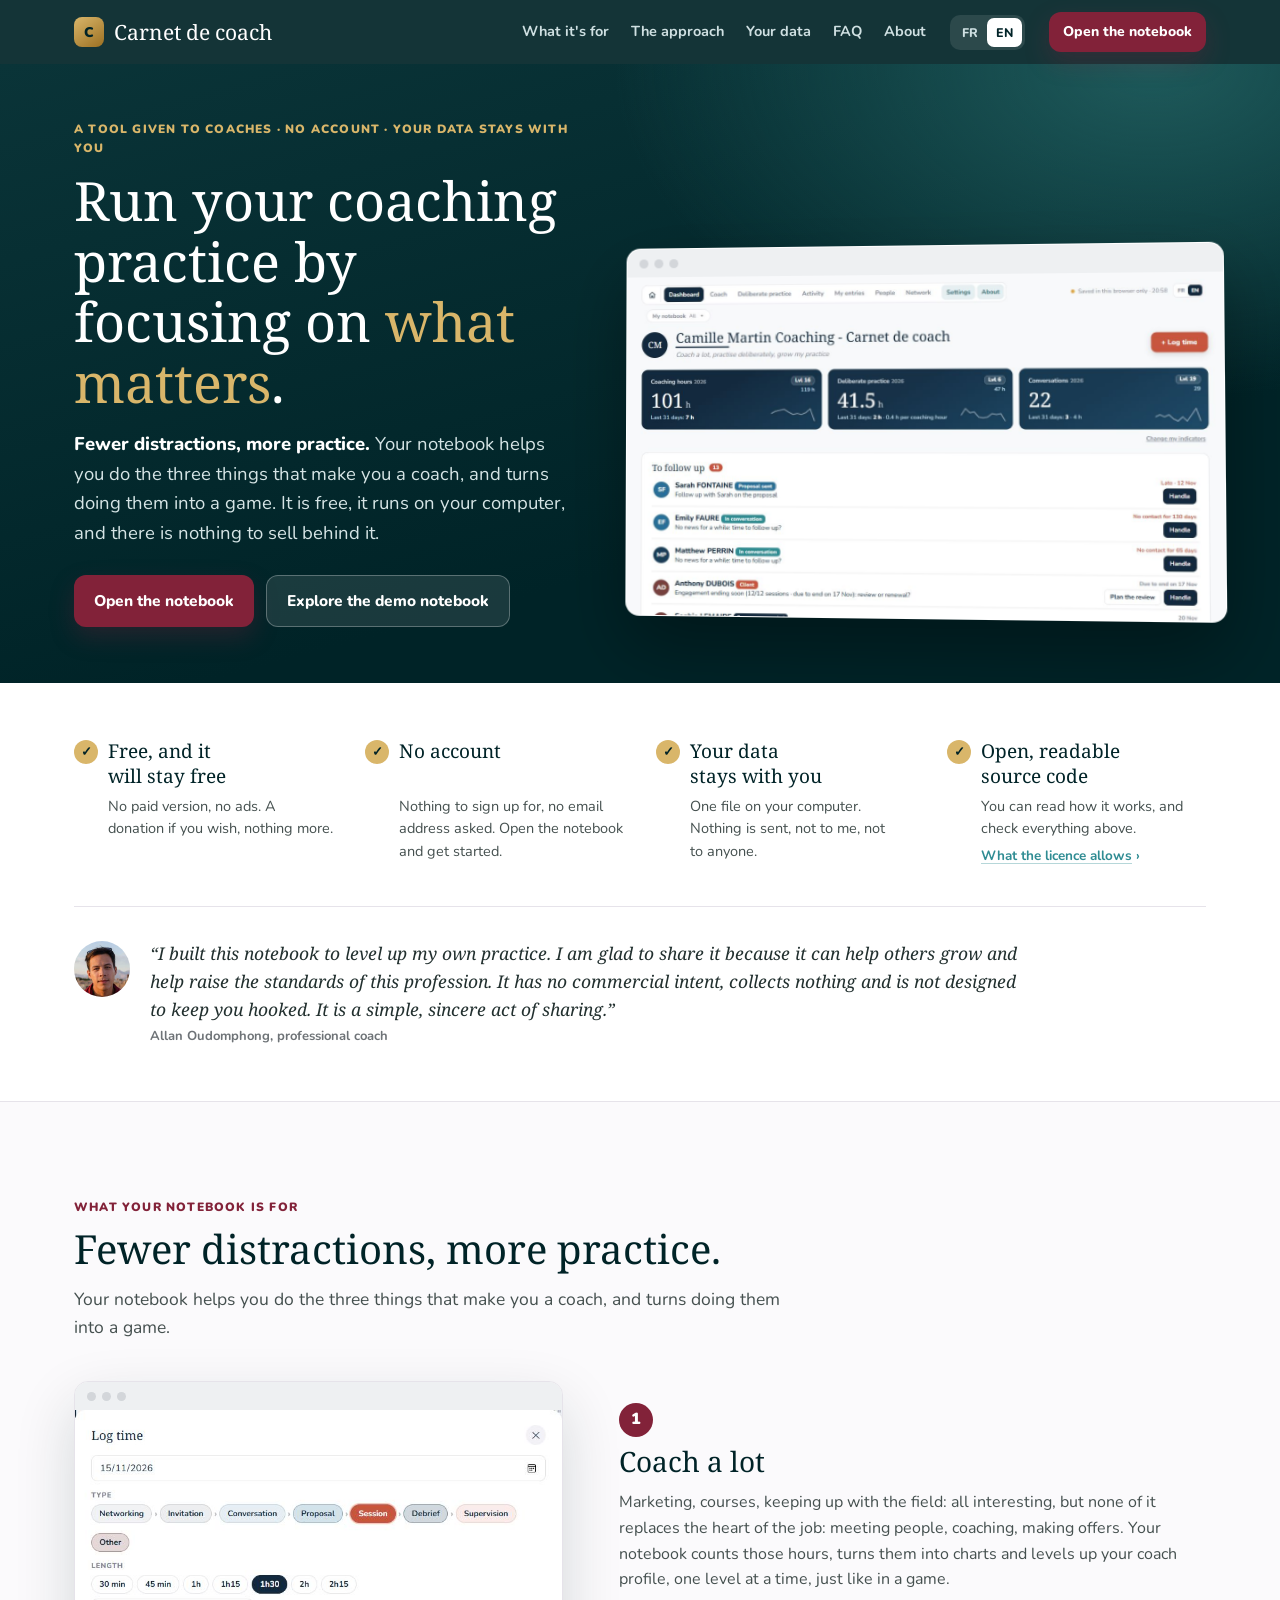
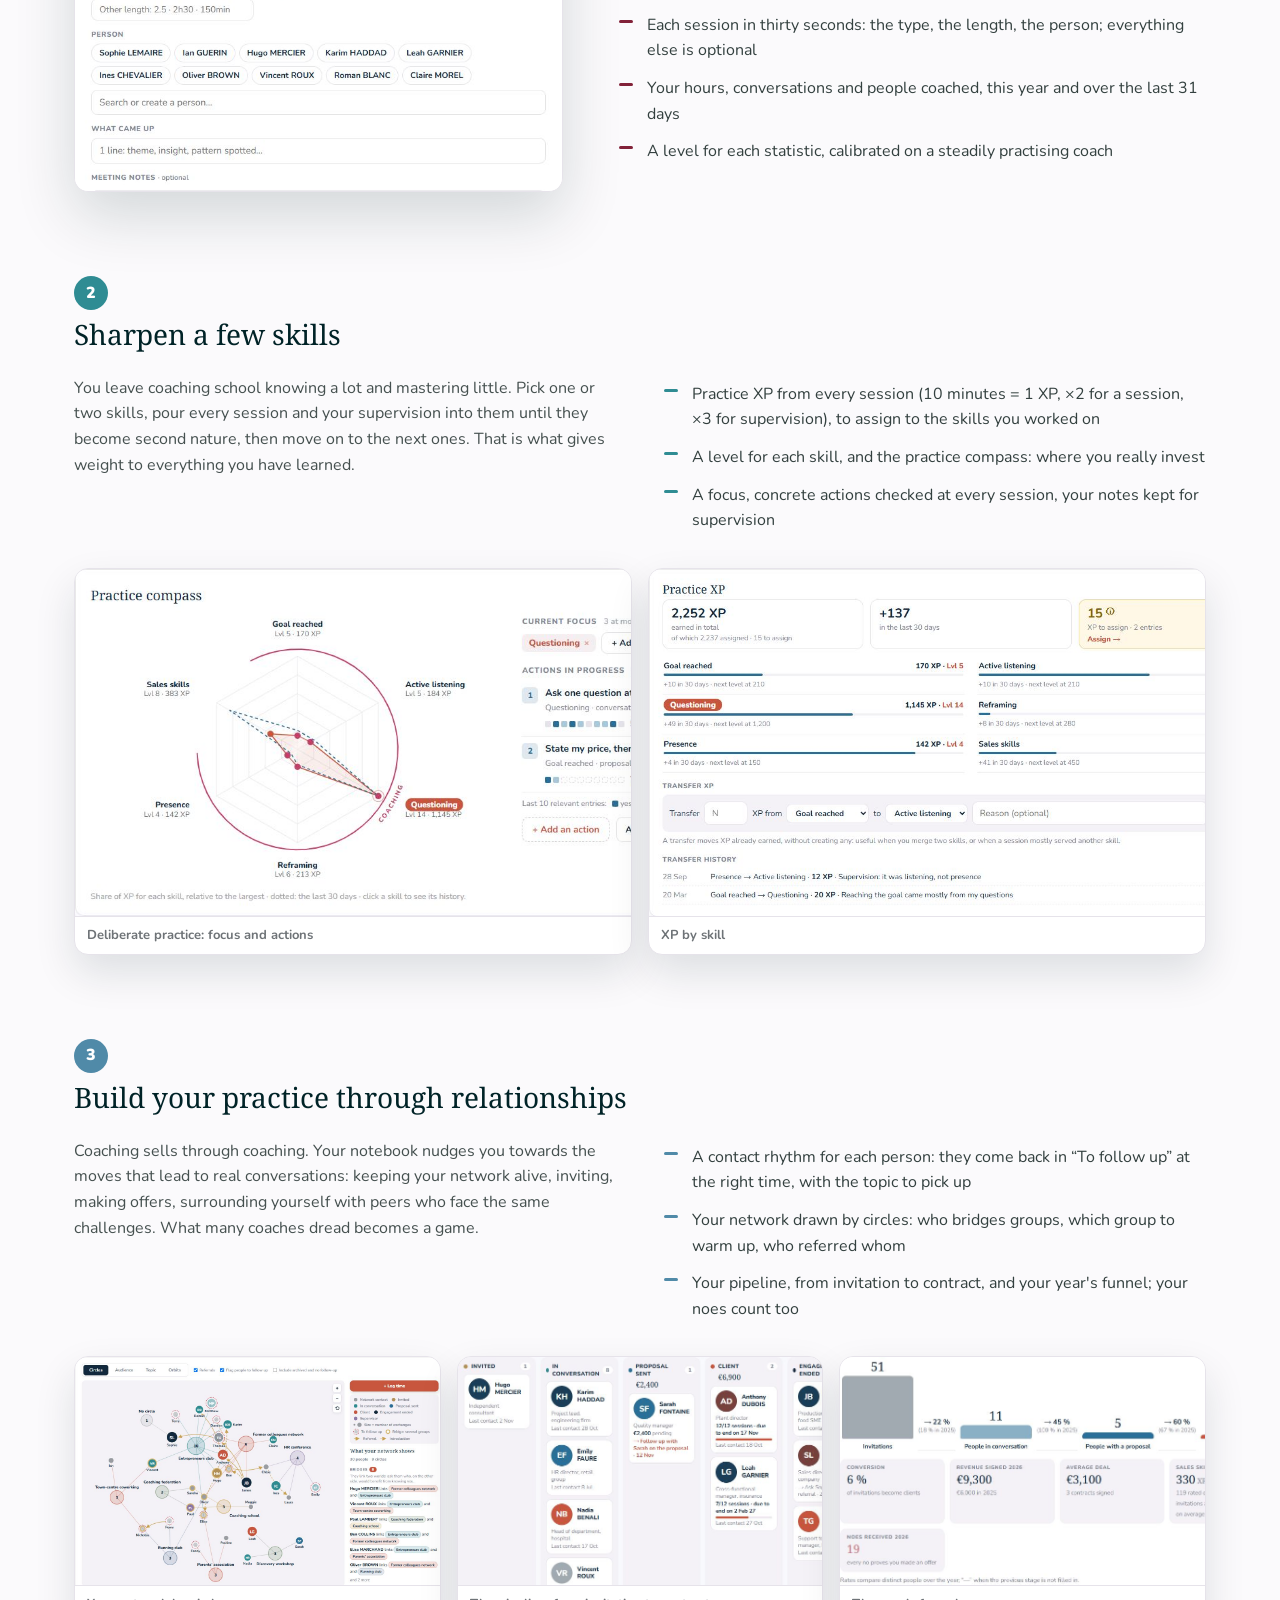
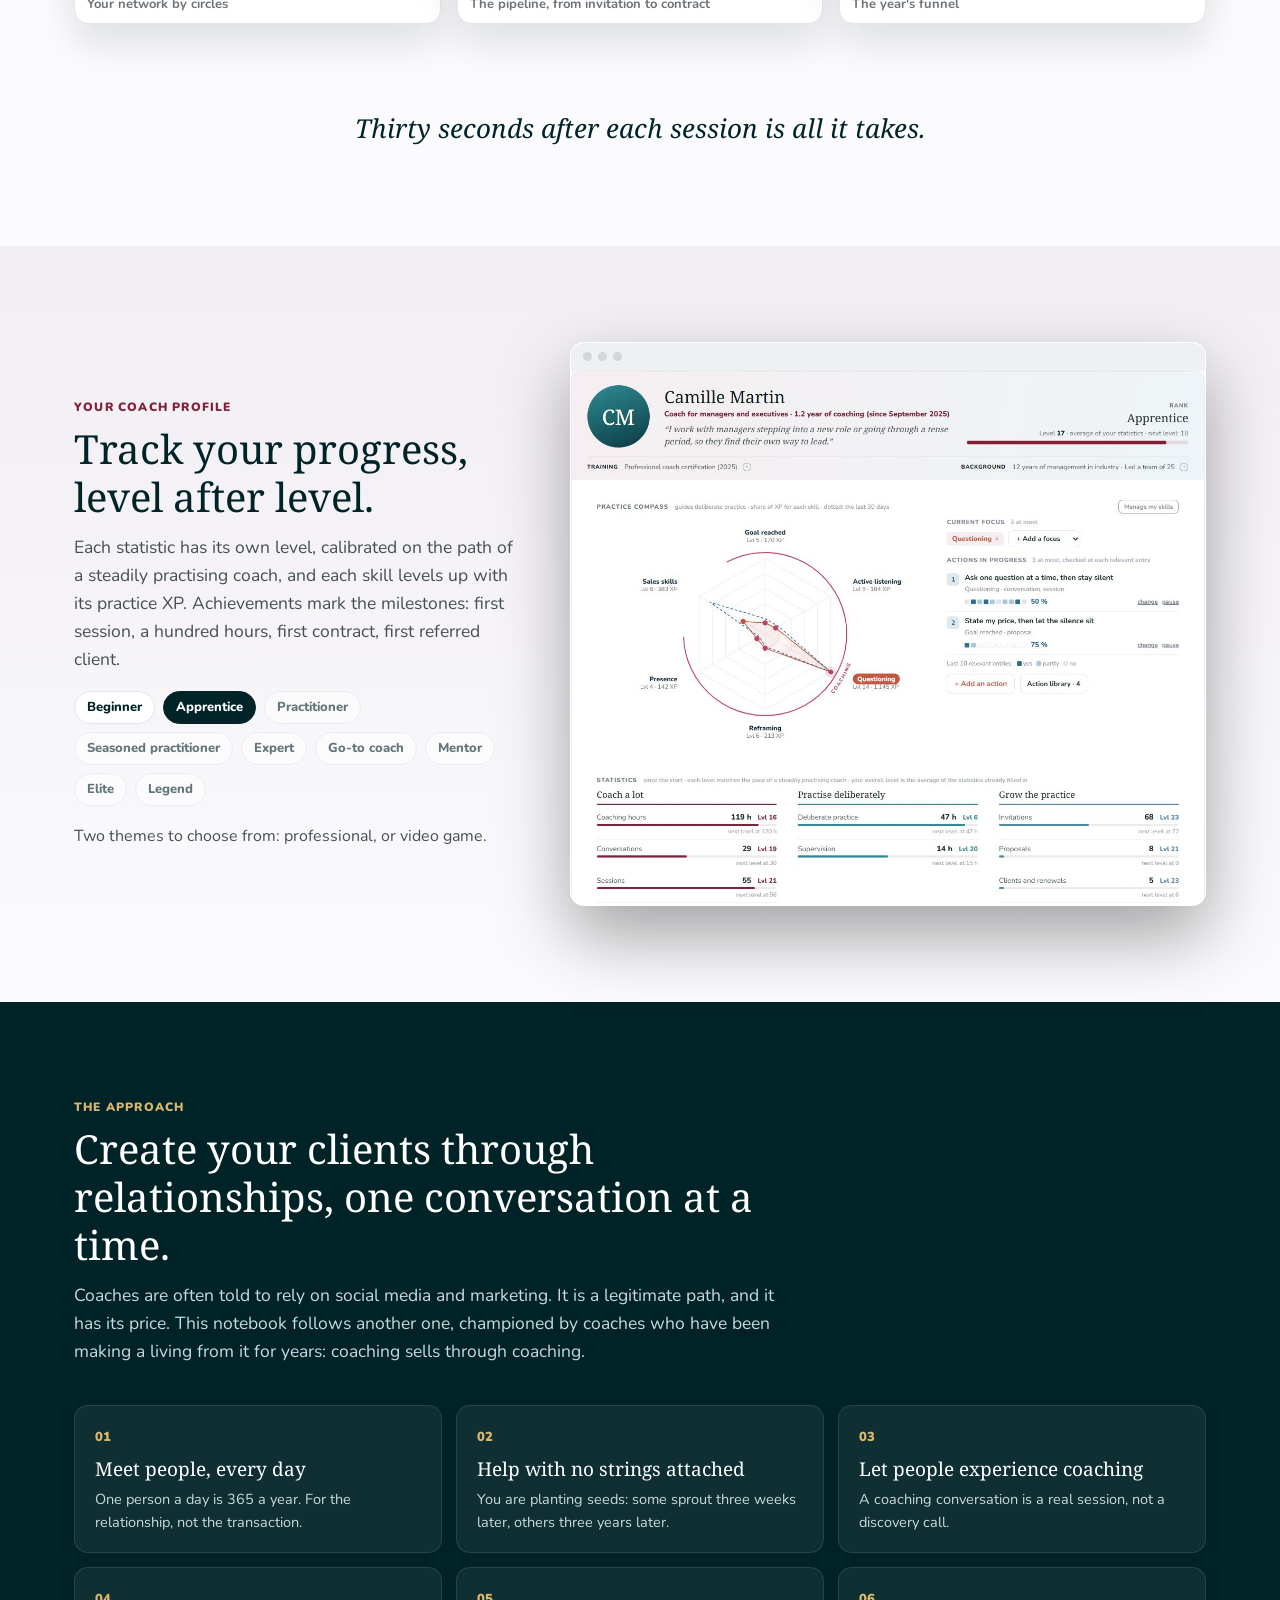
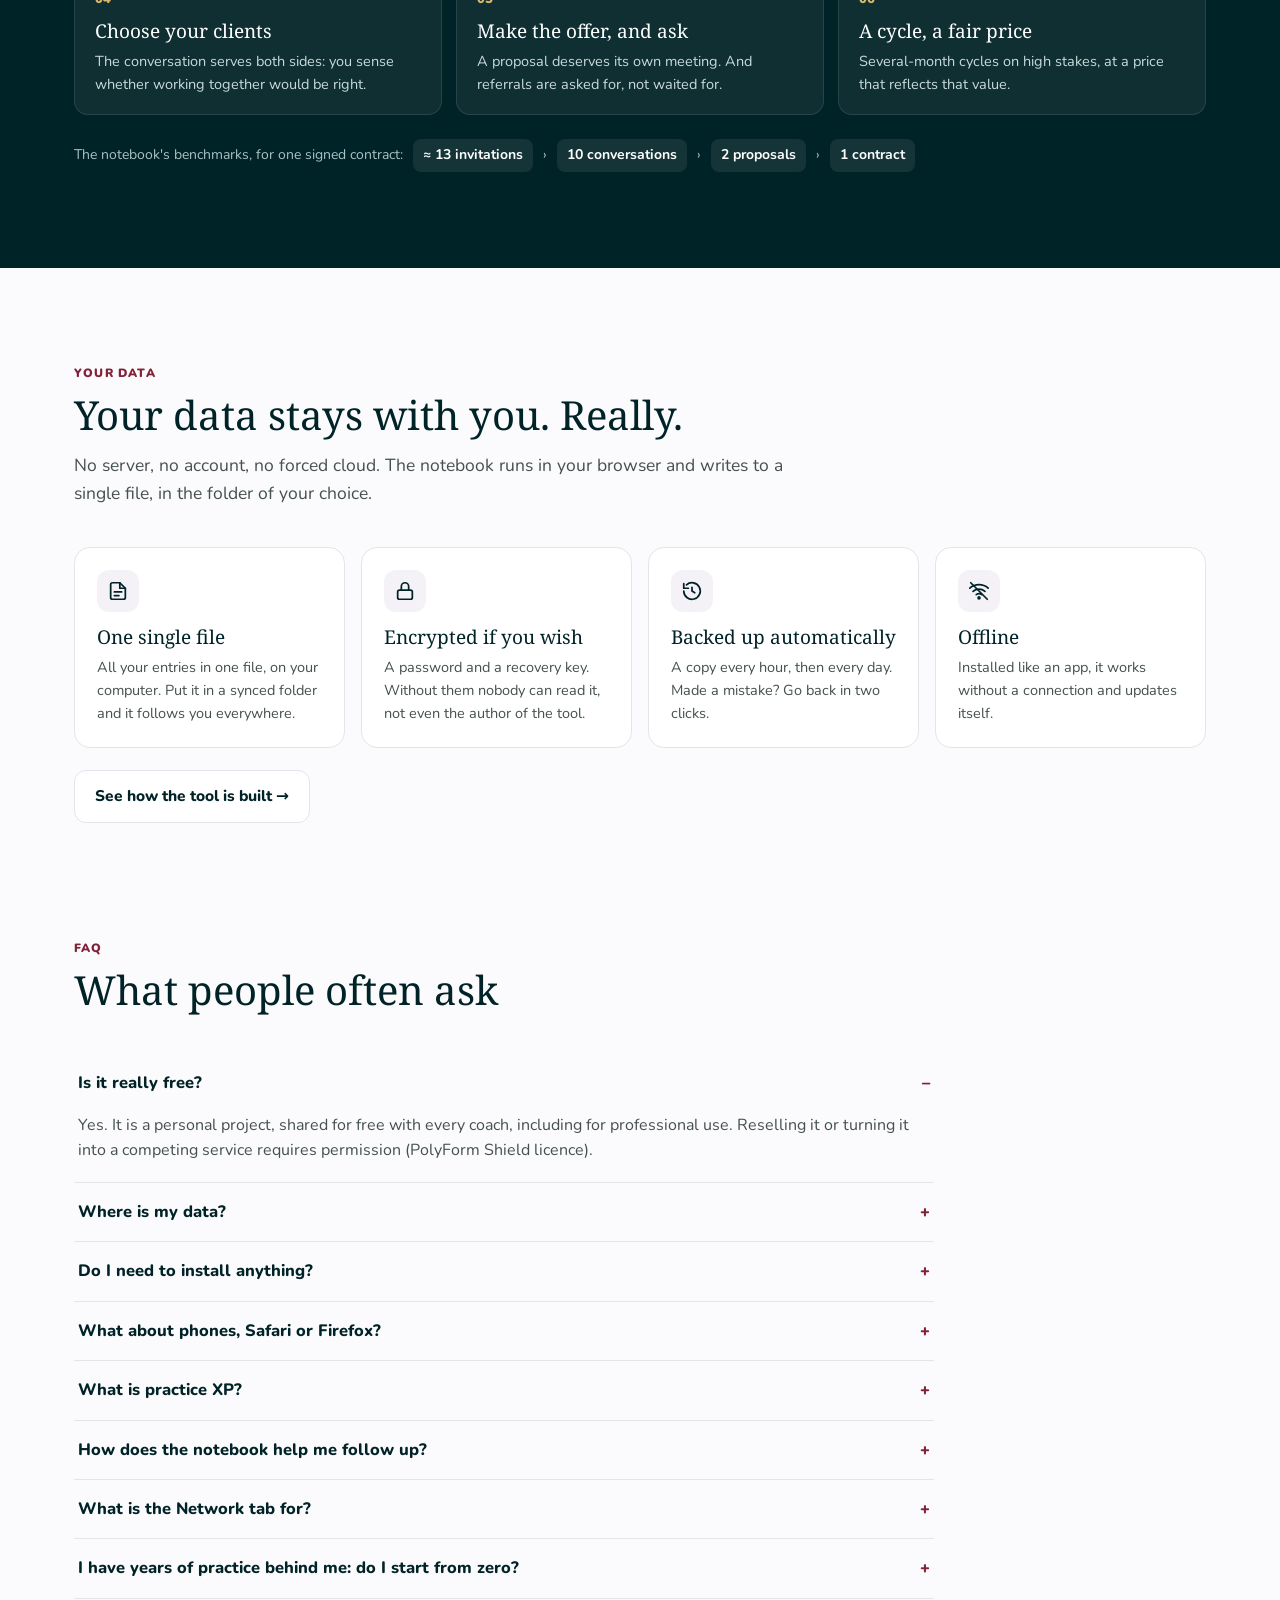
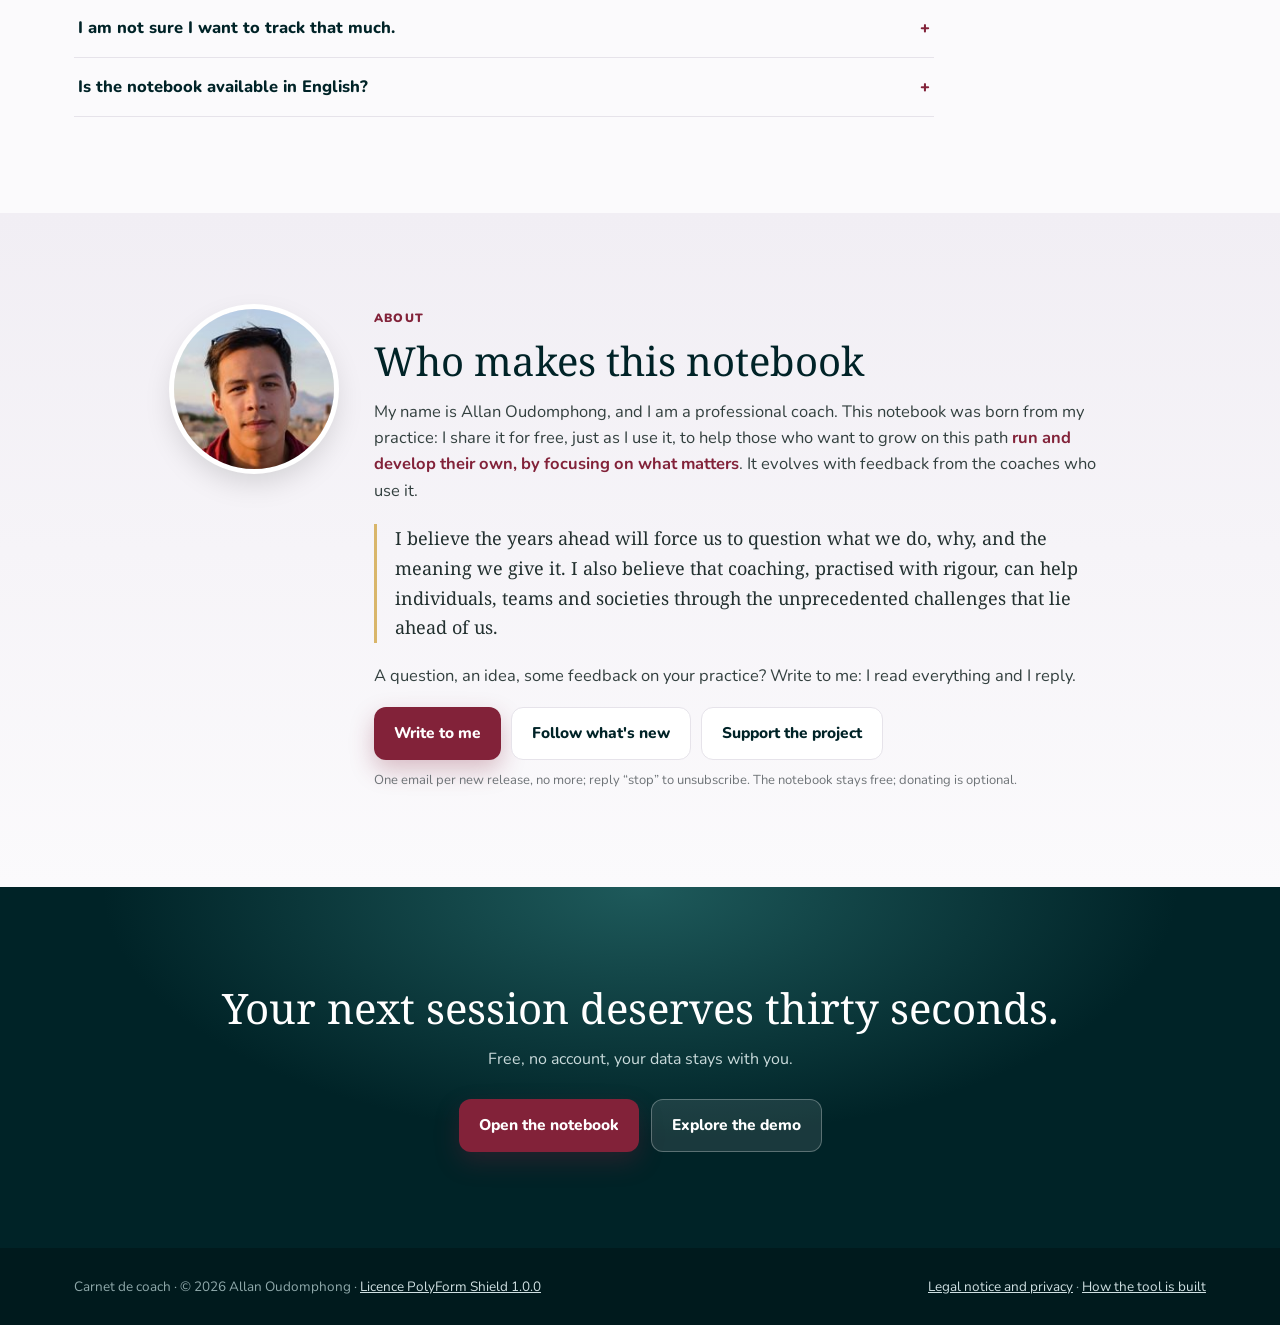
<file: index.html>
<!doctype html>
<html lang="fr"><head><meta charset="utf-8"><meta name="viewport" content="width=device-width,initial-scale=1">
<title>Carnet de coach</title>
<meta name="description" content="Moins de dispersion, plus de pratique. Un carnet gratuit pour coacher beaucoup, affûter quelques compétences et créer ton activité par la relation. Tes données restent sur ton ordinateur.">
<link rel="icon" href="assets/icon.png">
<link rel="preconnect" href="https://fonts.googleapis.com">
<link href="https://fonts.googleapis.com/css2?family=Noto+Serif:ital,wght@0,400;0,600;1,400&family=Nunito:wght@400;600;700;800;900&display=swap" rel="stylesheet">
<style>
:root{--jet:#002327;--jet2:#0B3A3E;--am:#822239;--gold:#D9B66A;--teal:#2F8C93;--blue:#508AA8;--grey:#6E7377;--soft:#F4F2F7;--line:#E6E3EA;--bg:#FBFAFC}
*{box-sizing:border-box}html{scroll-behavior:smooth}
body{margin:0;background:var(--bg);color:var(--jet);font:16px/1.6 Nunito,system-ui,sans-serif}
a{color:inherit}
.w{max-width:1180px;margin:0 auto;padding:0 24px}
.serif{font-family:'Noto Serif',Georgia,serif;font-weight:400}
.kick{font-size:12px;font-weight:900;letter-spacing:.1em;text-transform:uppercase;color:var(--am)}
.btn{display:inline-flex;align-items:center;gap:8px;border-radius:12px;padding:13px 20px;font-weight:800;text-decoration:none;font-size:15.5px;border:0;cursor:pointer}
.btn.p{background:var(--am);color:#fff;box-shadow:0 10px 24px rgba(130,34,57,.28)}.btn.p:hover{filter:brightness(1.08)}
.btn.g{background:rgba(255,255,255,.1);color:#fff;border:1px solid rgba(255,255,255,.28)}.btn.g:hover{background:rgba(255,255,255,.16)}
.btn.o{background:#fff;color:var(--jet);border:1px solid var(--line)}
/* annotations */
.note{display:block;margin:14px 0 0;font:600 12.5px/1.45 Nunito,sans-serif;color:#8A5A00;background:#FFF5D6;border:1px dashed #E2BF5E;border-radius:10px;padding:8px 12px}
.note b{font-weight:900}
.mockbar{background:#FFF5D6;color:#6B4E0E;font-size:13px;text-align:center;padding:7px 16px;border-bottom:1px solid #EED9A0}
/* navigation */
nav.top{position:sticky;top:0;z-index:20;background:rgba(0,35,39,.92);backdrop-filter:blur(8px);color:#fff}
nav.top .w{display:flex;align-items:center;gap:24px;height:64px}
.brand{display:flex;align-items:center;gap:10px;font:400 21px 'Noto Serif',serif;text-decoration:none}
.brand i{width:30px;height:30px;border-radius:8px;background:linear-gradient(145deg,var(--gold),#9C7022);display:grid;place-items:center;font:900 14px Nunito;color:var(--jet);font-style:normal}
nav.top .links{display:flex;gap:22px;margin-left:auto;font-weight:700;font-size:14.5px;color:#CFE0E2}
nav.top .links a{text-decoration:none}nav.top .links a:hover{color:#fff}
nav.top .btn{padding:9px 14px;font-size:14px}
/* héros */
.hero{background:radial-gradient(70% 90% at 90% 0%,#1E5A5B 0%,transparent 60%),linear-gradient(165deg,#0A3438 0%,var(--jet) 70%);color:#fff;overflow:hidden}
.hero .w{display:grid;grid-template-columns:minmax(0,1fr) minmax(0,1.15fr);gap:48px;align-items:center;padding-top:56px;padding-bottom:0}
.hero h1{font:400 clamp(34px,4.4vw,54px)/1.12 'Noto Serif',serif;margin:12px 0 18px}
.hero h1 em{font-style:normal;color:var(--gold)}
.hero p.lead{font-size:18.5px;color:#D5E4E5;margin:0 0 26px;max-width:520px}
.hero .cta{display:flex;flex-wrap:wrap;gap:12px}
.hero .kick{color:var(--gold)}
.shot{border-radius:14px;overflow:hidden;background:#fff;box-shadow:0 30px 70px rgba(0,0,0,.35);border:1px solid rgba(255,255,255,.12)}
.shot .bar{height:28px;background:#EEF0F2;display:flex;align-items:center;gap:6px;padding:0 12px}.shot .bar i{width:9px;height:9px;border-radius:50%;background:#D3D6DA}
.shot img{display:block;width:100%}
.hero .shot{margin-bottom:-60px;transform:perspective(1600px) rotateY(-6deg) rotateX(2deg);transform-origin:left center}
/* sections */
section{padding:96px 0}
.sh{max-width:720px;margin:0 0 40px}.sh h2{font:400 clamp(28px,3.2vw,40px)/1.2 'Noto Serif',serif;margin:8px 0 12px}.sh p{margin:0;color:#45504F;font-size:17.5px}
.pillars{padding-top:140px}
.pil{display:grid;grid-template-columns:minmax(0,1fr) minmax(0,1.2fr);gap:56px;align-items:center;margin-bottom:84px}
.pil:nth-child(even) .txt{order:2}
.pil h3{font:400 28px/1.2 'Noto Serif',serif;margin:8px 0 12px}.pil p{color:#45504F;margin:0 0 14px}
.pil ul{list-style:none;padding:0;margin:0}.pil li{padding:6px 0 6px 28px;position:relative;color:#33403F}.pil li::before{content:'';position:absolute;left:0;top:13px;width:14px;height:3px;border-radius:2px;background:var(--c)}
.pil .num{display:inline-grid;place-items:center;width:34px;height:34px;border-radius:50%;background:var(--c);color:#fff;font-weight:900}
.pil .shot{box-shadow:0 24px 60px rgba(0,35,39,.16);border-color:var(--line)}
.pillars .end{font-size:clamp(20px,2.2vw,26px);font-style:italic;text-align:center;color:var(--jet);margin:0}
.hero p.lead b{color:#fff;font-weight:800}
/* fiche coach */
.fiche{background:linear-gradient(180deg,#F1EEF4,#FBFAFC)}
.fiche .wrap{display:grid;grid-template-columns:minmax(0,.9fr) minmax(0,1.3fr);gap:56px;align-items:center}
.ranks{display:flex;flex-wrap:wrap;gap:8px;margin:18px 0}.ranks>span{background:#fff;border:1px solid var(--line);border-radius:999px;padding:5px 12px;font-weight:800;font-size:13px}
.ranks>span:nth-child(n+3){opacity:.6}.ranks>span:nth-child(2){background:var(--jet);color:#fff;border-color:var(--jet)}
/* démarche */
.dem{background:var(--jet);color:#fff}
.dem .sh p{color:#C9DADB}.dem .kick{color:var(--gold)}
.six{display:grid;grid-template-columns:repeat(3,minmax(0,1fr));gap:14px}
.six div{background:rgba(255,255,255,.06);border:1px solid rgba(255,255,255,.1);border-radius:14px;padding:18px 20px}
.six i{font-style:normal;font-weight:900;color:var(--gold);font-size:13px}.six b{display:block;font:400 19px 'Noto Serif',serif;margin:6px 0 6px}.six p{margin:0;color:#C9DADB;font-size:14.5px}
.fun{display:flex;flex-wrap:wrap;gap:10px;align-items:center;margin-top:24px;color:#A9C2C4;font-size:14px}.fun b{color:#fff;background:rgba(255,255,255,.08);border-radius:8px;padding:5px 10px}
/* données */
.data .g4{display:grid;grid-template-columns:repeat(4,minmax(0,1fr));gap:16px}
.card{background:#fff;border:1px solid var(--line);border-radius:16px;padding:22px}
.card .ic{width:42px;height:42px;border-radius:12px;display:grid;place-items:center;background:var(--soft);font-size:20px;margin-bottom:12px}
.card b{display:block;font:400 19px 'Noto Serif',serif;margin-bottom:6px}.card p{margin:0;color:#45504F;font-size:14.5px}
/* mobile + soutien */
.mob{background:#fff;border:1px solid var(--line);border-radius:18px;padding:26px 28px;display:grid;grid-template-columns:auto 1fr auto;gap:22px;align-items:center}
.mob .ic{font-size:30px}.mob b{font:400 21px 'Noto Serif',serif;display:block}.mob p{margin:2px 0 0;color:#45504F}
.mob form{display:flex;gap:8px}.mob input{border:1px solid var(--line);border-radius:10px;padding:12px 14px;font:inherit;min-width:240px}
.g3{display:grid;grid-template-columns:repeat(3,minmax(0,1fr));gap:16px;margin-top:22px}
/* faq */
.faq details{border-bottom:1px solid var(--line);max-width:860px}.faq summary{cursor:pointer;list-style:none;padding:16px 4px;font-weight:800;font-size:16.5px;display:flex;justify-content:space-between;gap:16px}
.faq summary::-webkit-details-marker{display:none}.faq summary::after{content:'+';color:var(--am);font-weight:900}.faq details[open] summary::after{content:'–'}
.faq details p{margin:0 4px 18px;color:#45504F}
/* fin */
.final{background:radial-gradient(60% 100% at 50% 0%,#1E5A5B 0%,transparent 70%),var(--jet);color:#fff;text-align:center}
.final h2{font:400 clamp(28px,3.4vw,42px)/1.2 'Noto Serif',serif;margin:0 0 14px}.final p{color:#C9DADB;margin:0 0 26px}
footer{background:#001A1D;color:#8FA9AB;font-size:13.5px;padding:28px 0}footer .w{display:flex;flex-wrap:wrap;gap:10px 24px;justify-content:space-between}footer a{color:#CFE0E2}
@media(max-width:900px){
 nav.top .links{display:none}
 .hero .w,.pil,.fiche .wrap,.mob{grid-template-columns:1fr}.hero .shot{transform:none;margin-bottom:-30px}
 .pil:nth-child(even) .txt{order:0}.six,.data .g4,.g3{grid-template-columns:1fr}
 .mob form{flex-direction:column}.mob input{min-width:0}
 section{padding:64px 0}.pillars{padding-top:90px}
}

html[data-lang=fr] .en,html[data-lang=en] .fr{display:none!important}
html:not([data-lang]) .en{display:none}
html.nonotes .note{display:none}
.lang{display:flex;background:rgba(255,255,255,.1);border-radius:10px;padding:3px}.lang button{border:0;background:none;color:#CFE0E2;font:800 12.5px Nunito;padding:6px 9px;border-radius:7px;cursor:pointer}.lang button.on{background:#fff;color:var(--jet)}
.ntog{margin-left:10px;font-weight:700;cursor:pointer;white-space:nowrap}.ntog input{vertical-align:middle}
@media(max-width:900px){nav.top .w{gap:10px}nav.top .btn{display:none}.lang{margin-left:auto}}
.hero .w>div:first-child{padding-bottom:56px}
.ic svg{width:22px;height:22px;stroke:var(--jet);fill:none;stroke-width:1.9;stroke-linecap:round;stroke-linejoin:round}.mob .ic svg{width:30px;height:30px}
@media(max-width:900px){.hero .w>div:first-child{padding-bottom:20px}}

html:not(.withcite) .cite,html.withcite .nocite{display:none}
img.fr,img.en{display:block}
html[data-lang=fr] img.en,html[data-lang=en] img.fr{display:none!important}
.mobsec{display:none}@media(max-width:900px),(pointer:coarse){.mobsec{display:block}}
.mobb{display:flex;gap:8px;flex-wrap:wrap}
/* engagements (retour 6) */
.eng{background:#fff;border-bottom:1px solid var(--line);padding:56px 0}
.eng .g4e{display:grid;grid-template-columns:repeat(4,minmax(0,1fr));column-gap:32px;row-gap:24px}
.eng .e{position:relative;display:grid;grid-template-columns:24px minmax(0,1fr);grid-template-rows:subgrid;grid-row:span 2;column-gap:10px;row-gap:6px}
.eng .e::before{content:'✓';grid-column:1;grid-row:1;display:grid;place-items:center;width:24px;height:24px;margin-top:1px;border-radius:50%;background:var(--gold);color:var(--jet);font:900 13px/1 Nunito}
.eng .e>b{grid-column:2;font:400 19px/1.3 'Noto Serif',serif;text-wrap:balance}
.eng .e>p,.eng .e>.p{grid-column:2;margin:0;color:#45504F;font-size:14.5px;line-height:1.55;text-wrap:pretty}
.eng .sigq{margin:40px 0 0;padding-top:32px;border-top:1px solid var(--line);display:flex;gap:20px;align-items:flex-start}
.eng .sigq img{width:56px;height:56px;border-radius:50%;object-fit:cover;flex:none;margin-top:2px}
.eng .sigq>div{max-width:880px}
.eng .sigq q{display:block;font:italic 400 17.5px/1.6 'Noto Serif',serif;color:#22302F;quotes:'« ' ' »';text-wrap:pretty}
html[data-lang=en] .eng .sigq q{quotes:'“' '”'}
.eng .sigq .by{display:block;margin-top:4px;font:700 13px Nunito;color:var(--grey)}
.pillars{padding-top:96px}
@media(max-width:900px){.eng{padding:40px 0}.eng .g4e{grid-template-columns:1fr 1fr;column-gap:24px;row-gap:20px}.pillars{padding-top:64px}}
@media(max-width:560px){.eng .g4e{grid-template-columns:1fr}.eng .sigq{align-items:flex-start}}
/* infobulle de licence (retour 7) */
.tip{display:inline}
.tip>button{all:unset;cursor:pointer;display:inline-block;margin-top:6px;color:var(--teal);font:700 13.5px Nunito,sans-serif;text-decoration:underline;text-decoration-color:rgba(47,140,147,.35);text-underline-offset:3px}
.tip>button::after{content:'›';display:inline-block;margin-left:4px;transition:transform .15s}
.tip>button[aria-expanded=true]::after{transform:rotate(90deg)}
.tip>button:hover{text-decoration-color:var(--teal)}
.tip>button:focus-visible{outline:2px solid var(--am);outline-offset:3px;border-radius:3px}
.tip .pop{position:absolute;z-index:30;right:0;top:calc(100% + 10px);width:min(340px,calc(100vw - 32px));background:var(--jet);color:#fff;border-radius:14px;padding:16px 18px;box-shadow:0 18px 40px rgba(0,35,39,.3);font:600 14px/1.5 Nunito,sans-serif;text-align:left}
.tip .pop[hidden]{display:none}
.tip .pop strong{display:block;font:400 16px 'Noto Serif',serif;color:var(--gold);margin-bottom:8px}
.tip .pop ul{list-style:none;margin:0 0 10px;padding:0}.tip .pop li{padding:2px 0 2px 24px;position:relative}
.tip .pop li::before{position:absolute;left:0;font-weight:900}
.tip .pop li.y::before{content:'✓';color:#7FD1B0}.tip .pop li.n::before{content:'✗';color:#FF9A9A}
.tip .pop small{display:block;color:#A9C2C4;font-size:12.5px;margin-bottom:8px}
.tip .pop a{color:#fff}
@media(max-width:560px){.tip .pop{left:0;right:auto}}
/* à propos (retour 8) */
.apropos{background:linear-gradient(180deg,#F1EEF4,#FBFAFC)}
.apropos .wrap{display:grid;grid-template-columns:auto minmax(0,1fr);gap:40px;align-items:start;max-width:980px}
.apropos .ph{width:160px;height:160px;border-radius:50%;object-fit:cover;box-shadow:0 0 0 5px #fff,0 12px 30px rgba(0,0,0,.15)}
.apropos h2{font:400 clamp(28px,3.2vw,40px)/1.2 'Noto Serif',serif;margin:8px 0 14px}
.apropos p{color:#33403F;margin:0 0 14px;font-size:16.5px}.apropos p b{color:var(--am)}
.apropos .why{font:400 18px/1.65 'Noto Serif',serif;color:#22302F;border-left:3px solid var(--gold);padding-left:18px;margin:20px 0}
.apropos .acts{display:flex;flex-wrap:wrap;gap:10px;margin-top:18px}
.apropos .acts small{display:block;width:100%;color:var(--grey);font-size:13px}
@media(max-width:900px){.apropos .wrap{grid-template-columns:1fr;gap:20px}.apropos .ph{width:120px;height:120px}}
/* captures en bande (retour 5) */
.pil.wide{grid-template-columns:1fr;gap:28px}
.pil.wide .txt{order:0!important;display:grid;grid-template-columns:minmax(0,1fr) minmax(0,1fr);gap:12px 48px;align-items:start}
.pil.wide .txt>.hd{grid-column:1/-1}
.strip{display:grid;grid-auto-flow:column;grid-auto-columns:minmax(0,1fr);gap:16px}
.strip figure{margin:0;min-width:0}
.strip button{all:unset;box-sizing:border-box;display:block;width:100%;cursor:zoom-in;border-radius:14px;overflow:hidden;background:#fff;border:1px solid var(--line);box-shadow:0 18px 40px rgba(0,35,39,.12)}
.strip button:hover{border-color:#C9C3D1}.strip button:focus-visible{outline:3px solid var(--am);outline-offset:3px}
.strip img{width:100%;aspect-ratio:16/10;object-fit:cover;object-position:top left}
.strip figcaption{font-size:13px;font-weight:700;color:var(--grey);padding:8px 12px;border-top:1px solid var(--line)}
dialog.zoom{border:0;padding:0;border-radius:14px;max-width:min(1300px,94vw);max-height:92vh;overflow:auto;background:#fff}
dialog.zoom::backdrop{background:rgba(0,26,29,.82)}
dialog.zoom img{display:block;max-width:100%;height:auto}
dialog.zoom form{position:sticky;top:0;display:flex;justify-content:flex-end;padding:8px;background:#fff}
dialog.zoom .btn{padding:8px 12px}
@media(max-width:900px){.pil.wide .txt{grid-template-columns:1fr}.strip{grid-auto-columns:82%;overflow-x:auto;scroll-snap-type:x mandatory;padding-bottom:10px}.strip figure{scroll-snap-align:start}}
</style></head><body>

<nav class="top"><div class="w">
 <a class="brand" href="#"><i>C</i>Carnet de coach</a>
 <div class="links"><a href="#piliers"><span class="fr">À quoi il sert</span><span class="en">What it's for</span></a><a href="#demarche"><span class="fr">La démarche</span><span class="en">The approach</span></a><a href="#donnees"><span class="fr">Tes données</span><span class="en">Your data</span></a><a href="#faq"><span class="fr">Questions</span><span class="en">FAQ</span></a><a href="#apropos"><span class="fr">À propos</span><span class="en">About</span></a></div>
 <div class="lang" role="group" aria-label="Langue / Language"><button data-l="fr">FR</button><button data-l="en">EN</button></div>
 <a class="btn p" href="#" data-app="" data-goatcounter-click="ouvrir-carnet"><span class="fr">Ouvrir le carnet</span><span class="en">Open the notebook</span></a>
</div></nav>

<header class="hero"><div class="w">
 <div>
  <div class="kick"><span class="fr">Un outil offert aux coachs · sans compte · tes données chez toi</span><span class="en">A tool given to coaches · no account · your data stays with you</span></div>
  <h1><span class="fr">Pilote ta pratique de coach en te concentrant sur <em>l'essentiel</em>.</span><span class="en">Run your coaching practice by focusing on <em>what matters</em>.</span></h1>
  <p class="lead"><span class="fr"><b>Moins de dispersion, plus de pratique.</b> Ton carnet t'aide à faire les trois choses qui font de toi un coach, et à les faire en jouant. Il est gratuit, il tourne sur ton ordinateur, et il n'y a rien à vendre derrière.</span><span class="en"><b>Fewer distractions, more practice.</b> Your notebook helps you do the three things that make you a coach, and turns doing them into a game. It is free, it runs on your computer, and there is nothing to sell behind it.</span></p>
  <div class="cta"><a class="btn p" href="#" data-app="" data-goatcounter-click="ouvrir-carnet"><span class="fr">Ouvrir le carnet</span><span class="en">Open the notebook</span></a><a class="btn g" href="#" data-app="demo=1" data-goatcounter-click="demo"><span class="fr">Explorer le carnet de démonstration</span><span class="en">Explore the demo notebook</span></a></div>
 </div>
 <div class="shot"><div class="bar"><i></i><i></i><i></i></div><img class="fr" src="assets/dash-fr.jpg" alt="" loading="lazy"><img class="en" src="assets/dash-en.jpg" alt="" loading="lazy"></div>
</div></header>

<section class="eng" id="engagements"><div class="w">
 <div class="g4e">
  <div class="e"><b><span class="fr">Gratuit, et il le restera</span><span class="en">Free, and it will stay free</span></b><p><span class="fr">Pas de version payante, pas de publicité. Un don si tu le souhaites, rien de plus.</span><span class="en">No paid version, no ads. A donation if you wish, nothing more.</span></p></div>
  <div class="e"><b><span class="fr">Sans compte</span><span class="en">No account</span></b><p><span class="fr">Rien à créer, aucune adresse demandée. Tu ouvres le carnet et tu commences.</span><span class="en">Nothing to sign up for, no email address asked. Open the notebook and get started.</span></p></div>
  <div class="e"><b><span class="fr">Tes données restent chez toi</span><span class="en">Your data stays with you</span></b><p><span class="fr">Un fichier sur ton ordinateur. Rien n'est envoyé, ni à moi ni à personne.</span><span class="en">One file on your computer. Nothing is sent, not to me, not to anyone.</span></p></div>
  <div class="e"><b><span class="fr">Code source ouvert et consultable</span><span class="en">Open, readable source code</span></b><div class="p"><span class="fr">Tu peux lire comment il fonctionne, et vérifier tout ce qui précède.</span><span class="en">You can read how it works, and check everything above.</span><br><span class="tip"><button type="button" aria-expanded="false" aria-controls="licPop"><span class="fr">Ce que permet la licence</span><span class="en">What the licence allows</span></button><span class="pop" id="licPop" role="dialog" aria-labelledby="licT" hidden><strong id="licT"><span class="fr">Licence</span><span class="en">Licence:</span> PolyForm Shield 1.0.0</strong><ul><li class="y"><span class="fr">L'utiliser gratuitement, y compris pour ton activité</span><span class="en">Use it for free, including for your business</span></li><li class="y"><span class="fr">Lire son code</span><span class="en">Read its code</span></li><li class="y"><span class="fr">Le modifier pour ton usage</span><span class="en">Modify it for your own use</span></li><li class="y"><span class="fr">Le partager, avec sa licence</span><span class="en">Share it, with its licence</span></li><li class="n"><span class="fr">T'en servir pour créer ou vendre un outil concurrent</span><span class="en">Use it to build or sell a competing tool</span></li></ul><small><span class="fr">Ce n'est donc pas de l'« open source » au sens strict : la licence interdit la concurrence.</span><span class="en">So it is not “open source” in the strict sense: the licence forbids competing use.</span></small><a href="https://github.com/ao-coach/carnet-de-coach/blob/main/LICENSE" target="_blank" rel="noopener"><span class="fr">Lire la licence</span><span class="en">Read the licence</span></a> · <a href="https://github.com/ao-coach/carnet-de-coach" target="_blank" rel="noopener" data-goatcounter-click="code-source"><span class="fr">Voir le code</span><span class="en">See the code</span></a></span></span></div></div>
 </div>
 <div class="sigq"><img src="assets/allan.jpg" alt="" loading="lazy"><div><q><span class="fr">J'ai construit ce carnet pour monter des niveaux dans ma propre pratique. Je le partage volontiers parce qu'il peut en aider d'autres à progresser et contribuer à développer l'exigence de ce métier. Il n'a aucune intention commerciale, ne collecte rien et ne cherche pas à te retenir. C'est un geste de partage sincère et simple.</span><span class="en">I built this notebook to level up my own practice. I am glad to share it because it can help others grow and help raise the standards of this profession. It has no commercial intent, collects nothing and is not designed to keep you hooked. It is a simple, sincere act of sharing.</span></q><span class="by">Allan Oudomphong, <span class="fr">coach professionnel</span><span class="en">professional coach</span></span></div></div>
</div></section>

<section class="pillars" id="piliers"><div class="w">
 <div class="sh"><div class="kick"><span class="fr">À quoi sert ton carnet</span><span class="en">What your notebook is for</span></div><h2><span class="fr">Moins de dispersion, plus de pratique.</span><span class="en">Fewer distractions, more practice.</span></h2><p><span class="fr">Ton carnet t'aide à faire les trois choses qui font de toi un coach, et à les faire en jouant.</span><span class="en">Your notebook helps you do the three things that make you a coach, and turns doing them into a game.</span></p></div>

 <div class="pil" style="--c:var(--am)">
  <div class="txt"><span class="num">1</span><h3><span class="fr">Coacher beaucoup</span><span class="en">Coach a lot</span></h3><p><span class="fr">Marketing, formations, veille : intéressant, mais ça ne remplace pas l'essentiel : rencontrer, coacher, proposer. Ton carnet compte ces heures-là, les met en graphiques et fait monter ta fiche de coach niveau après niveau, comme dans un jeu.</span><span class="en">Marketing, courses, keeping up with the field: all interesting, but none of it replaces the heart of the job: meeting people, coaching, making offers. Your notebook counts those hours, turns them into charts and levels up your coach profile, one level at a time, just like in a game.</span></p>
   <ul><li><span class="fr">Chaque entretien en trente secondes : le type, la durée, la personne ; le reste est facultatif</span><span class="en">Each session in thirty seconds: the type, the length, the person; everything else is optional</span></li><li><span class="fr">Tes heures, tes conversations et tes personnes coachées, l'année et les 31 derniers jours</span><span class="en">Your hours, conversations and people coached, this year and over the last 31 days</span></li><li><span class="fr">Un niveau par statistique, calé sur le parcours d'un coach régulier</span><span class="en">A level for each statistic, calibrated on a steadily practising coach</span></li></ul></div>
  <div class="shot" style="max-width:520px;justify-self:center"><div class="bar"><i></i><i></i><i></i></div><img class="fr" src="assets/log-fr.jpg" alt="" loading="lazy"><img class="en" src="assets/log-en.jpg" alt="" loading="lazy"></div>
 </div>

 <div class="pil wide" style="--c:var(--teal)">
  <div class="txt"><div class="hd"><span class="num">2</span><h3><span class="fr">Affûter quelques compétences</span><span class="en">Sharpen a few skills</span></h3></div><p><span class="fr">On sort de l'école en sachant beaucoup et en maîtrisant peu. Choisis une ou deux compétences, investis-y chaque séance et ta supervision jusqu'à en faire des automatismes, puis passe aux suivantes. C'est ce qui donne du poids à tout ce que tu as appris.</span><span class="en">You leave coaching school knowing a lot and mastering little. Pick one or two skills, pour every session and your supervision into them until they become second nature, then move on to the next ones. That is what gives weight to everything you have learned.</span></p>
   <ul><li><span class="fr">Des XP de pratique à chaque séance (10 minutes = 1 XP, ×2 pour une séance, ×3 pour une supervision), à répartir entre les compétences travaillées</span><span class="en">Practice XP from every session (10 minutes = 1 XP, ×2 for a session, ×3 for supervision), to assign to the skills you worked on</span></li><li><span class="fr">Un niveau par compétence, et la boussole de pratique : où tu investis vraiment</span><span class="en">A level for each skill, and the practice compass: where you really invest</span></li><li><span class="fr">Un focus, des actions concrètes vérifiées à chaque séance, tes remarques gardées pour la supervision</span><span class="en">A focus, concrete actions checked at every session, your notes kept for supervision</span></li></ul></div>
  <div class="strip"><figure><button type="button" data-zoom><img class="fr" src="assets/practice-fr.jpg" alt="Pratique délibérée : focus et actions" loading="lazy"><img class="en" src="assets/practice-en.jpg" alt="Deliberate practice: focus and actions" loading="lazy"><figcaption><span class="fr">Pratique délibérée : focus et actions</span><span class="en">Deliberate practice: focus and actions</span></figcaption></button></figure><figure><button type="button" data-zoom><img class="fr" src="assets/xp-fr.jpg" alt="Les XP par compétence" loading="lazy"><img class="en" src="assets/xp-en.jpg" alt="XP by skill" loading="lazy"><figcaption><span class="fr">Les XP par compétence</span><span class="en">XP by skill</span></figcaption></button></figure></div>
 </div>

 <div class="pil wide" style="--c:var(--blue)">
  <div class="txt"><div class="hd"><span class="num">3</span><h3><span class="fr">Créer ton activité par la relation</span><span class="en">Build your practice through relationships</span></h3></div><p><span class="fr">Le coaching se vend en coachant. Ton carnet te pousse aux gestes qui créent des rencontres : entretenir ton réseau, inviter, proposer, t'entourer de pairs qui partagent tes défis. Ce qu'on vit souvent comme une épreuve devient un jeu.</span><span class="en">Coaching sells through coaching. Your notebook nudges you towards the moves that lead to real conversations: keeping your network alive, inviting, making offers, surrounding yourself with peers who face the same challenges. What many coaches dread becomes a game.</span></p>
   <ul><li><span class="fr">Un rythme de contact par personne : elle revient dans « À relancer » au bon moment, avec le sujet à reprendre</span><span class="en">A contact rhythm for each person: they come back in “To follow up” at the right time, with the topic to pick up</span></li><li><span class="fr">Ton réseau dessiné par cercles : qui fait le pont, quel groupe réchauffer, qui t'a recommandé qui</span><span class="en">Your network drawn by circles: who bridges groups, which group to warm up, who referred whom</span></li><li><span class="fr">Ton pipeline, de l'invitation au contrat, et ton entonnoir de l'année ; tes non comptent aussi</span><span class="en">Your pipeline, from invitation to contract, and your year's funnel; your noes count too</span></li></ul></div>
  <div class="strip"><figure><button type="button" data-zoom><img class="fr" src="assets/reseau-fr.jpg" alt="Ton réseau par cercles" loading="lazy"><img class="en" src="assets/reseau-en.jpg" alt="Your network by circles" loading="lazy"><figcaption><span class="fr">Ton réseau par cercles</span><span class="en">Your network by circles</span></figcaption></button></figure><figure><button type="button" data-zoom><img class="fr" src="assets/pipeline-fr.jpg" alt="Le pipeline, de l'invitation au contrat" loading="lazy"><img class="en" src="assets/pipeline-en.jpg" alt="The pipeline, from invitation to contract" loading="lazy"><figcaption><span class="fr">Le pipeline, de l'invitation au contrat</span><span class="en">The pipeline, from invitation to contract</span></figcaption></button></figure><figure><button type="button" data-zoom><img class="fr" src="assets/funnel-fr.jpg" alt="L'entonnoir de l'année" loading="lazy"><img class="en" src="assets/funnel-en.jpg" alt="The year's funnel" loading="lazy"><figcaption><span class="fr">L'entonnoir de l'année</span><span class="en">The year's funnel</span></figcaption></button></figure></div>
 </div>
 <p class="end serif"><span class="fr">Trente secondes après chaque entretien suffisent.</span><span class="en">Thirty seconds after each session is all it takes.</span></p>
</div></section>

<section class="fiche"><div class="w wrap">
 <div><div class="kick"><span class="fr">Ta fiche de coach</span><span class="en">Your coach profile</span></div><h2 class="serif" style="font-size:clamp(28px,3.2vw,40px);line-height:1.2;margin:8px 0 12px"><span class="fr">Suis ta progression, niveau après niveau.</span><span class="en">Track your progress, level after level.</span></h2>
  <p style="color:#45504F;font-size:17.5px;margin:0"><span class="fr">Chaque statistique a son niveau, calé sur le parcours d'un coach régulier, et chaque compétence monte avec ses XP de pratique. Tes hauts faits marquent les caps : première séance, cent heures, premier contrat, premier client recommandé.</span><span class="en">Each statistic has its own level, calibrated on the path of a steadily practising coach, and each skill levels up with its practice XP. Achievements mark the milestones: first session, a hundred hours, first contract, first referred client.</span></p>
  <div class="ranks"><span><span class="fr">Débutant·e</span><span class="en">Beginner</span></span><span><span class="fr">Apprenti·e</span><span class="en">Apprentice</span></span><span><span class="fr">Praticien·ne</span><span class="en">Practitioner</span></span><span><span class="fr">Praticien·ne confirmé·e</span><span class="en">Seasoned practitioner</span></span><span><span class="fr">Expert·e</span><span class="en">Expert</span></span><span><span class="fr">Coach de référence</span><span class="en">Go-to coach</span></span><span><span class="fr">Mentor·e</span><span class="en">Mentor</span></span><span><span class="fr">Élite</span><span class="en">Elite</span></span><span><span class="fr">Légende</span><span class="en">Legend</span></span></div>
  <p style="color:#45504F;margin:0"><span class="fr">Deux thèmes au choix : professionnel, ou jeu vidéo.</span><span class="en">Two themes to choose from: professional, or video game.</span></p>
  </div>
 <div class="shot"><div class="bar"><i></i><i></i><i></i></div><img class="fr" src="assets/coach-fr.jpg" alt="" loading="lazy"><img class="en" src="assets/coach-en.jpg" alt="" loading="lazy"></div>
</div></section>

<section class="dem" id="demarche"><div class="w">
 <div class="sh"><div class="kick"><span class="fr">La démarche</span><span class="en">The approach</span></div><h2><span class="fr">Créer tes clients par la relation, une discussion à la fois.</span><span class="en">Create your clients through relationships, one conversation at a time.</span></h2>
  <p><span class="nocite"><span class="fr">On conseille souvent aux coachs les réseaux sociaux et le marketing. C'est une voie légitime, avec son prix. Ce carnet suit celle de coachs qui en vivent depuis des années : le coaching se vend par le coaching.</span><span class="en">Coaches are often told to rely on social media and marketing. It is a legitimate path, and it has its price. This notebook follows another one, championed by coaches who have been making a living from it for years: coaching sells through coaching.</span></span><span class="cite"><span class="fr">On conseille souvent aux coachs les réseaux sociaux et le marketing. C'est une voie légitime, avec son prix. Ce carnet suit celle de Gianni Bergandi et Magali Wagner (Odyssée), et de Rich Litvin : le coaching se vend par le coaching.</span><span class="en">Coaches are often told to rely on social media and marketing. It is a legitimate path, and it has its price. This notebook follows another one, taught by Gianni Bergandi and Magali Wagner (Odyssée) and by Rich Litvin: coaching sells through coaching.</span></span></p></div>
 <div class="six">
  <div><i>01</i><b><span class="fr">Rencontrer, chaque jour</span><span class="en">Meet people, every day</span></b><p><span class="fr">Une personne par jour, c'est 365 dans l'année. Pour la relation, pas pour la transaction.</span><span class="en">One person a day is 365 a year. For the relationship, not the transaction.</span></p></div>
  <div><i>02</i><b><span class="fr">Aider sans rien attendre</span><span class="en">Help with no strings attached</span></b><p><span class="fr">Tu plantes des graines : certaines germent trois semaines plus tard, d'autres trois ans après.</span><span class="en">You are planting seeds: some sprout three weeks later, others three years later.</span></p></div>
  <div><i>03</i><b><span class="fr">Faire vivre le coaching</span><span class="en">Let people experience coaching</span></b><p><span class="fr">Une conversation de coaching est une vraie séance, pas un appel découverte.</span><span class="en">A coaching conversation is a real session, not a discovery call.</span></p></div>
  <div><i>04</i><b><span class="fr">Choisir tes clients</span><span class="en">Choose your clients</span></b><p><span class="fr">La conversation sert les deux côtés : tu sens s'il serait juste d'accompagner la personne.</span><span class="en">The conversation serves both sides: you sense whether working together would be right.</span></p></div>
  <div><i>05</i><b><span class="fr">Proposer, et demander</span><span class="en">Make the offer, and ask</span></b><p><span class="fr">Une proposition se fait dans un rendez-vous dédié. Et la recommandation se demande.</span><span class="en">A proposal deserves its own meeting. And referrals are asked for, not waited for.</span></p></div>
  <div><i>06</i><b><span class="fr">Un cycle, un prix juste</span><span class="en">A cycle, a fair price</span></b><p><span class="fr">Des cycles de plusieurs mois sur des enjeux forts, à un prix qui reflète cette valeur.</span><span class="en">Several-month cycles on high stakes, at a price that reflects that value.</span></p></div>
 </div>
 <div class="fun"><span class="fr">Les repères du carnet, pour un contrat signé :</span><span class="en">The notebook's benchmarks, for one signed contract:</span> <b>≈ 13 invitations</b>›<b>10 conversations</b>›<b><span class="fr">2 propositions</span><span class="en">2 proposals</span></b>›<b><span class="fr">1 contrat</span><span class="en">1 contract</span></b></div>
</div></section>

<section class="data" id="donnees"><div class="w">
 <div class="sh"><div class="kick"><span class="fr">Tes données</span><span class="en">Your data</span></div><h2><span class="fr">Tes données restent chez toi. Vraiment.</span><span class="en">Your data stays with you. Really.</span></h2><p><span class="fr">Pas de serveur, pas de compte, pas de cloud imposé. Le carnet tourne dans ton navigateur et écrit dans un seul fichier, dans le dossier de ton choix.</span><span class="en">No server, no account, no forced cloud. The notebook runs in your browser and writes to a single file, in the folder of your choice.</span></p></div>
 <div class="g4">
  <div class="card"><div class="ic"><svg viewBox="0 0 24 24"><path d="M14 3H6a2 2 0 0 0-2 2v14a2 2 0 0 0 2 2h12a2 2 0 0 0 2-2V9z"/><path d="M14 3v6h6"/><path d="M8 13h8M8 17h5"/></svg></div><b><span class="fr">Un seul fichier</span><span class="en">One single file</span></b><p><span class="fr">Toutes tes saisies dans un fichier, sur ton ordinateur. Dans un dossier synchronisé, il te suit partout.</span><span class="en">All your entries in one file, on your computer. Put it in a synced folder and it follows you everywhere.</span></p></div>
  <div class="card"><div class="ic"><svg viewBox="0 0 24 24"><rect x="4" y="11" width="16" height="10" rx="2"/><path d="M8 11V7a4 4 0 0 1 8 0v4"/></svg></div><b><span class="fr">Chiffré si tu veux</span><span class="en">Encrypted if you wish</span></b><p><span class="fr">Un mot de passe, une clé de secours. Sans eux, personne ne peut le lire, pas même l'auteur de l'outil.</span><span class="en">A password and a recovery key. Without them nobody can read it, not even the author of the tool.</span></p></div>
  <div class="card"><div class="ic"><svg viewBox="0 0 24 24"><path d="M3 12a9 9 0 1 0 3-6.7"/><path d="M3 4v5h5"/><path d="M12 8v4l3 2"/></svg></div><b><span class="fr">Sauvegardé tout seul</span><span class="en">Backed up automatically</span></b><p><span class="fr">Une copie par heure, puis par jour. Une erreur ? Tu reviens en arrière en deux clics.</span><span class="en">A copy every hour, then every day. Made a mistake? Go back in two clicks.</span></p></div>
  <div class="card"><div class="ic"><svg viewBox="0 0 24 24"><path d="M2 8.8a15 15 0 0 1 20 0"/><path d="M5.5 12.4a10 10 0 0 1 13 0"/><path d="M9 16a5 5 0 0 1 6 0"/><circle cx="12" cy="19.5" r="1"/><path d="M3 3l18 18"/></svg></div><b><span class="fr">Hors ligne</span><span class="en">Offline</span></b><p><span class="fr">Installé comme une application, il fonctionne sans connexion et se met à jour tout seul.</span><span class="en">Installed like an app, it works without a connection and updates itself.</span></p></div>
 </div>
 <p style="margin:22px 0 0"><a class="btn o" href="#" data-app-page="arch.html"><span class="fr">Voir comment l'outil est construit →</span><span class="en">See how the tool is built →</span></a></p>
</div></section>

<section class="mobsec" style="padding-top:0"><div class="w">
 <div class="mob"><div class="ic"><svg viewBox="0 0 24 24"><rect x="7" y="2.5" width="10" height="19" rx="2"/><path d="M11 18.5h2"/></svg></div><div><b><span class="fr">Tu lis ceci sur ton téléphone ?</span><span class="en">Reading this on your phone?</span></b><p><span class="fr">Le carnet s'utilise sur ordinateur, avec Chrome ou Edge. Envoie-toi le lien pour l'ouvrir plus tard.</span><span class="en">The notebook runs on a computer, in Chrome or Edge. Send yourself the link to open it later.</span></p></div>
  <div class="mobb"><button class="btn p" id="shareBtn" data-goatcounter-click="partage-mobile"><span class="fr">M'envoyer le lien</span><span class="en">Send me the link</span></button><button class="btn o" id="copyBtn"><span class="fr">Copier le lien</span><span class="en">Copy the link</span></button></div></div>
</div></section>

<section class="faq" id="faq" style="padding-top:20px"><div class="w">
 <div class="sh"><div class="kick"><span class="fr">Questions</span><span class="en">FAQ</span></div><h2><span class="fr">Ce qu'on demande souvent</span><span class="en">What people often ask</span></h2></div>
 <details open><summary><span class="fr">C'est vraiment gratuit ?</span><span class="en">Is it really free?</span></summary><p><span class="fr">Oui. C'est un projet personnel, partagé gratuitement avec tous les coachs, y compris pour leur activité professionnelle. Le revendre ou en faire un service concurrent est interdit sans accord (licence PolyForm Shield).</span><span class="en">Yes. It is a personal project, shared for free with every coach, including for professional use. Reselling it or turning it into a competing service requires permission (PolyForm Shield licence).</span></p></details>
 <details><summary><span class="fr">Où sont mes données ?</span><span class="en">Where is my data?</span></summary><p><span class="fr">Dans un seul fichier, <code>coaching-data.json</code>, dans le dossier que tu choisis sur ton ordinateur. Tes personnes, tes notes, ton réseau et tes XP y restent : rien n'est envoyé sur internet, ni à l'auteur de l'outil. Le site compte ses visites sans cookie ; l'application, elle, ne mesure rien.</span><span class="en">In a single file, <code>coaching-data.json</code>, in the folder you choose on your computer. Your people, notes, network and XP stay there: nothing is sent over the internet, not even to the tool's author. The website counts its visits without cookies; the app itself measures nothing.</span></p></details>
 <details><summary><span class="fr">Faut-il installer quelque chose ?</span><span class="en">Do I need to install anything?</span></summary><p><span class="fr">Non. Ouvre le carnet dans Chrome ou Edge ; tu peux ensuite l'installer comme une application, en un clic.</span><span class="en">No. Open the notebook in Chrome or Edge; you can then install it as an app in one click.</span></p></details>
 <details><summary><span class="fr">Et sur téléphone, Safari ou Firefox ?</span><span class="en">What about phones, Safari or Firefox?</span></summary><p><span class="fr">Pas encore : il faut Chrome ou Edge sur ordinateur pour écrire dans un dossier.</span><span class="en">Not yet: writing to a folder requires Chrome or Edge on a computer.</span></p></details>
 <details><summary><span class="fr">Que sont les XP de pratique ?</span><span class="en">What is practice XP?</span></summary><p><span class="fr">Chaque entretien rapporte des XP selon sa durée : 10 minutes = 1 XP, multiplié par 2 pour une séance ou une conversation, par 3 pour une supervision. Tu les répartis entre les compétences que tu as travaillées, et chacune monte de niveau. Les rencontres, invitations et propositions rapportent de 0 à 5 XP de Facultés commerciales. Les XP sont dans le mode complet.</span><span class="en">Every session earns XP based on its length: 10 minutes = 1 XP, times 2 for a session or a conversation, times 3 for supervision. You assign them to the skills you worked on, and each one levels up. Networking meetings, invitations and proposals earn 0 to 5 Sales skills XP. XP is part of full mode.</span></p></details>
 <details><summary><span class="fr">Comment le carnet m'aide-t-il à relancer ?</span><span class="en">How does the notebook help me follow up?</span></summary><p><span class="fr">Chaque personne a un rythme de contact (tous les 3 mois par défaut). Quand il est dépassé, elle revient dans « À relancer », comme les propositions sans réponse et les accompagnements qui se terminent. « Traiter » : c'est fait, une autre date, plus tard, ou un commentaire ; « Préparer » rouvre ce qu'il faut garder en tête avant de la recontacter.</span><span class="en">Each person has a contact rhythm (every 3 months by default). When it is overdue, they come back in “To follow up”, along with unanswered proposals and engagements coming to an end. “Handle”: done, another date, later, or a comment; “Prepare” reopens what to keep in mind before you get back in touch.</span></p></details>
 <details><summary><span class="fr">À quoi sert l'onglet Réseau ?</span><span class="en">What is the Network tab for?</span></summary><p><span class="fr">Avec le module « Créer mon activité », il dessine tes personnes autour de leurs cercles (ou de leur public, de leur problématique), ou en orbites autour de toi selon la proximité. Il repère les passerelles entre groupes, les groupes à réchauffer, les pistes de développement et les chaînes de recommandation. Tout est calculé dans ton navigateur, à partir de ton fichier.</span><span class="en">With the “Build my practice” module, it draws your people around their circles (or their audience, their topic), or in orbits around you by closeness. It spots the bridges between groups, the groups to warm up, the leads to develop and the referral chains. Everything is computed in your browser, from your file.</span></p></details>
 <details><summary><span class="fr">Je pratique depuis des années : je repars de zéro ?</span><span class="en">I have years of practice behind me: do I start from zero?</span></summary><p><span class="fr">Non. Tu peux importer tes anciennes saisies, ou déclarer simplement tes totaux d'avant le carnet.</span><span class="en">No. You can import your past entries, or simply enter your totals from before the notebook.</span></p></details>
 <details><summary><span class="fr">Je ne suis pas certain·e de vouloir suivre autant de choses.</span><span class="en">I am not sure I want to track that much.</span></summary><p><span class="fr">Choisis tes modules. « Essentiel » garde tes entretiens, tes personnes, tes relances, ton activité. Tu y ajoutes ce sur quoi tu travailles : le tableau de bord et les objectifs, les XP et la pratique délibérée, le réseau et les coûts, ou le jeu de la fiche de coach. Le menu « Mon carnet » les affiche ou les masque quand tu veux, sans rien perdre.</span><span class="en">Pick your modules. “Essentials” keeps your sessions, your people, your follow-ups, your activity. On top, add what you are working on: the dashboard and goals, XP and deliberate practice, the network and costs, or the game of the coach profile. The “My notebook” menu shows or hides them whenever you like, without losing anything.</span></p></details>
 <details><summary><span class="fr">Le carnet existe-t-il en anglais ?</span><span class="en">Is the notebook available in English?</span></summary><p><span class="fr">Oui : le bouton FR / EN, en haut à droite de l'application, change la langue à tout moment. Le carnet de démonstration existe dans les deux langues.</span><span class="en">Yes: the FR / EN button, top right of the app, switches the language at any time. The demo notebook exists in both languages.</span></p></details>
</div></section>

<section class="apropos" id="apropos"><div class="w wrap">
 <img class="ph" src="assets/allan.jpg" alt="Allan Oudomphong" loading="lazy">
 <div><div class="kick"><span class="fr">À propos</span><span class="en">About</span></div><h2><span class="fr">Qui fait ce carnet</span><span class="en">Who makes this notebook</span></h2>
  <p><span class="fr">Je m'appelle Allan Oudomphong, je suis coach professionnel. Ce carnet est né de ma pratique : je le partage gratuitement, tel que je l'utilise, pour aider celles et ceux qui veulent progresser dans cette voie à <b>piloter et développer la leur, en se concentrant sur l'essentiel</b>. Il évolue avec les retours des coachs qui s'en servent.</span><span class="en">My name is Allan Oudomphong, and I am a professional coach. This notebook was born from my practice: I share it for free, just as I use it, to help those who want to grow on this path <b>run and develop their own, by focusing on what matters</b>. It evolves with feedback from the coaches who use it.</span></p>
  <p class="why"><span class="fr">Je crois que les années qui viennent nous obligeront à interroger ce que nous faisons, pourquoi, et le sens que nous y mettons. Je crois aussi que le coaching, exercé avec exigence, peut aider les personnes, les équipes et les sociétés à traverser les défis sans précédent qui sont devant nous.</span><span class="en">I believe the years ahead will force us to question what we do, why, and the meaning we give it. I also believe that coaching, practised with rigour, can help individuals, teams and societies through the unprecedented challenges that lie ahead of us.</span></p>
  <p><span class="fr">Une question, une idée, un retour sur ta pratique ? Écris-moi, je lis tout et je réponds.</span><span class="en">A question, an idea, some feedback on your practice? Write to me: I read everything and I reply.</span></p>
  <div class="acts"><a class="btn p" id="contactBtn" href="#" target="_blank" rel="noopener" data-goatcounter-click="contact"><span class="fr">M'écrire</span><span class="en">Write to me</span></a><a class="btn o" id="newsBtn" href="#" target="_blank" rel="noopener" data-goatcounter-click="inscription"><span class="fr">Suivre les nouveautés</span><span class="en">Follow what's new</span></a><a class="btn o" id="donBtn" href="#" target="_blank" rel="noopener" data-goatcounter-click="don"><span class="fr">Soutenir le projet</span><span class="en">Support the project</span></a>
   <small><span class="fr">Une lettre par nouvelle version, pas plus ; pour te désinscrire, réponds « stop ». Le carnet reste gratuit, le don est facultatif.</span><span class="en">One email per new release, no more; reply “stop” to unsubscribe. The notebook stays free; donating is optional.</span></small></div>
 </div>
</div></section>

<section class="final"><div class="w">
 <h2><span class="fr">Ton prochain entretien mérite trente secondes.</span><span class="en">Your next session deserves thirty seconds.</span></h2>
 <p><span class="fr">Gratuit, sans compte, tes données chez toi.</span><span class="en">Free, no account, your data stays with you.</span></p>
 <div style="display:flex;gap:12px;justify-content:center;flex-wrap:wrap"><a class="btn p" href="#" data-app="" data-goatcounter-click="ouvrir-carnet"><span class="fr">Ouvrir le carnet</span><span class="en">Open the notebook</span></a><a class="btn g" href="#" data-app="demo=1" data-goatcounter-click="demo"><span class="fr">Explorer la démonstration</span><span class="en">Explore the demo</span></a></div>
</div></section>

<footer><div class="w"><span>Carnet de coach · © 2026 Allan Oudomphong · <a href="https://github.com/ao-coach/carnet-de-coach/blob/main/LICENSE" target="_blank" rel="noopener"><span class="fr">Licence</span><span class="en">Licence</span> PolyForm Shield 1.0.0</a></span><span><a href="mentions.html" data-keeplang><span class="fr">Mentions légales et confidentialité</span><span class="en">Legal notice and privacy</span></a> · <a href="#" data-app-page="arch.html"><span class="fr">Comment l'outil est construit</span><span class="en">How the tool is built</span></a></span></div></footer>
<dialog class="zoom" id="zoom" aria-label="Capture"><form method="dialog"><button class="btn o" aria-label="Fermer / Close">✕</button></form><img alt=""></dialog>
<script>
/* ---------- réglages du site : à compléter une seule fois ---------- */
var APP='app/';        // l'application, dans le sous-dossier app/
var NEWS_URL={fr:'https://tally.so/r/LDzr5j',en:'https://tally.so/r/Vpjebv'};   // formulaires Tally « Suivre les nouveautés », français et anglais (vide = bouton masqué)
var DON_URL='https://ko-fi.com/carnetdecoach';                 // lien de la page de don (vide = bouton masqué)
var CONTACT_URL={fr:'https://tally.so/r/DqKOdE',en:'https://tally.so/r/vXr6q0'};  // liens des formulaires de contact Tally, français et anglais (vide = bouton masqué)
/* ------------------------------------------------------------------- */
/* l'application a déménagé dans app/ : une application installée qui s'ouvre ici y est renvoyée,
   et l'ancien service worker (qui couvrait cette adresse) est retiré */
(function(){try{if(matchMedia('(display-mode: standalone)').matches){location.replace(APP+location.search);return}
 if(navigator.serviceWorker)navigator.serviceWorker.getRegistrations().then(function(rs){var here=new URL('./',location.href).href;rs.forEach(function(r){if(r.scope===here)r.unregister()})})}catch(e){}})();
(function(){
 var KEY='cdc-lang',root=document.documentElement,L;
 function get(){try{var q=new URLSearchParams(location.search).get('lang');if(q==='fr'||q==='en')return q;var s=localStorage.getItem(KEY);if(s==='fr'||s==='en')return s}catch(e){}return (navigator.language||'fr').slice(0,2)==='fr'?'fr':'en'}
 var cite=/[?&]cite=1/.test(location.search);root.classList.toggle('withcite',cite);
 function links(){document.querySelectorAll('[data-app]').forEach(function(a){var q=['lang='+L];if(a.dataset.app)q.push(a.dataset.app);if(cite)q.push('cite=1');a.href=APP+'?'+q.join('&')});
  document.querySelectorAll('[data-app-page]').forEach(function(a){a.href=APP+a.dataset.appPage+'?lang='+L});
  document.querySelectorAll('[data-keeplang]').forEach(function(a){a.href=a.getAttribute('href').split('?')[0]+'?lang='+L});
  function lk(id,u){var a=document.getElementById(id);if(u)a.href=u;a.style.display=u?'':'none'}
  lk('newsBtn',NEWS_URL[L]||NEWS_URL.fr||NEWS_URL.en);lk('donBtn',DON_URL);lk('contactBtn',CONTACT_URL[L]||CONTACT_URL.fr||CONTACT_URL.en)}
 function set(l){L=l;root.setAttribute('data-lang',l);root.lang=l;try{localStorage.setItem(KEY,l)}catch(e){}
  document.querySelectorAll('.lang button').forEach(function(b){b.classList.toggle('on',b.dataset.l===l);b.setAttribute('aria-pressed',b.dataset.l===l)});
  document.title=l==='en'?'Carnet de coach · run your coaching practice':'Carnet de coach · pilote ta pratique de coach';links()}
 document.querySelectorAll('.lang button').forEach(function(b){b.onclick=function(){set(b.dataset.l)}});
 set(get());
 function url(){return new URL(APP+'?lang='+L,location.href).href}
 document.getElementById('shareBtn').onclick=function(){var t=L==='en'?'Carnet de coach: open it on your computer (Chrome or Edge)':'Carnet de coach : à ouvrir sur ton ordinateur (Chrome ou Edge)';
  if(navigator.share)navigator.share({title:'Carnet de coach',text:t,url:url()}).catch(function(){});else location.href='mailto:?subject='+encodeURIComponent('Carnet de coach')+'&body='+encodeURIComponent(t+'\n'+url())};
 document.getElementById('copyBtn').onclick=function(e){var b=e.currentTarget,o=b.innerHTML;function done(){b.textContent=L==='en'?'Link copied':'Lien copié';setTimeout(function(){b.innerHTML=o},1800)}
  if(navigator.clipboard)navigator.clipboard.writeText(url()).then(done,function(){prompt('',url())});else prompt('',url())};
})();
/* infobulle de licence : clic, clavier (Entrée, Espace, Échap) et toucher */
document.querySelectorAll('.tip>button').forEach(function(b){var p=document.getElementById(b.getAttribute('aria-controls'));
 function show(o){p.hidden=!o;b.setAttribute('aria-expanded',o)}
 b.addEventListener('click',function(e){e.stopPropagation();show(p.hidden)});
 p.addEventListener('click',function(e){e.stopPropagation()});
 document.addEventListener('click',function(){if(!p.hidden)show(false)});
 document.addEventListener('keydown',function(e){if(e.key==='Escape'&&!p.hidden){show(false);b.focus()}})});
/* captures des piliers : un clic agrandit (Échap ou clic à côté pour fermer) */
(function(){var z=document.getElementById('zoom'),zi=z.querySelector('img');
 document.querySelectorAll('[data-zoom]').forEach(function(b){b.addEventListener('click',function(){var i=[].filter.call(b.querySelectorAll('img'),function(x){return x.offsetParent})[0]||b.querySelector('img');zi.src=i.currentSrc||i.src;zi.alt=i.alt;z.showModal()})});
 z.addEventListener('click',function(e){if(e.target===z)z.close()})})();
</script>
<script data-goatcounter="https://ao-coach.goatcounter.com/count" async src="//gc.zgo.at/count.js"></script>

</body></html>
</file>
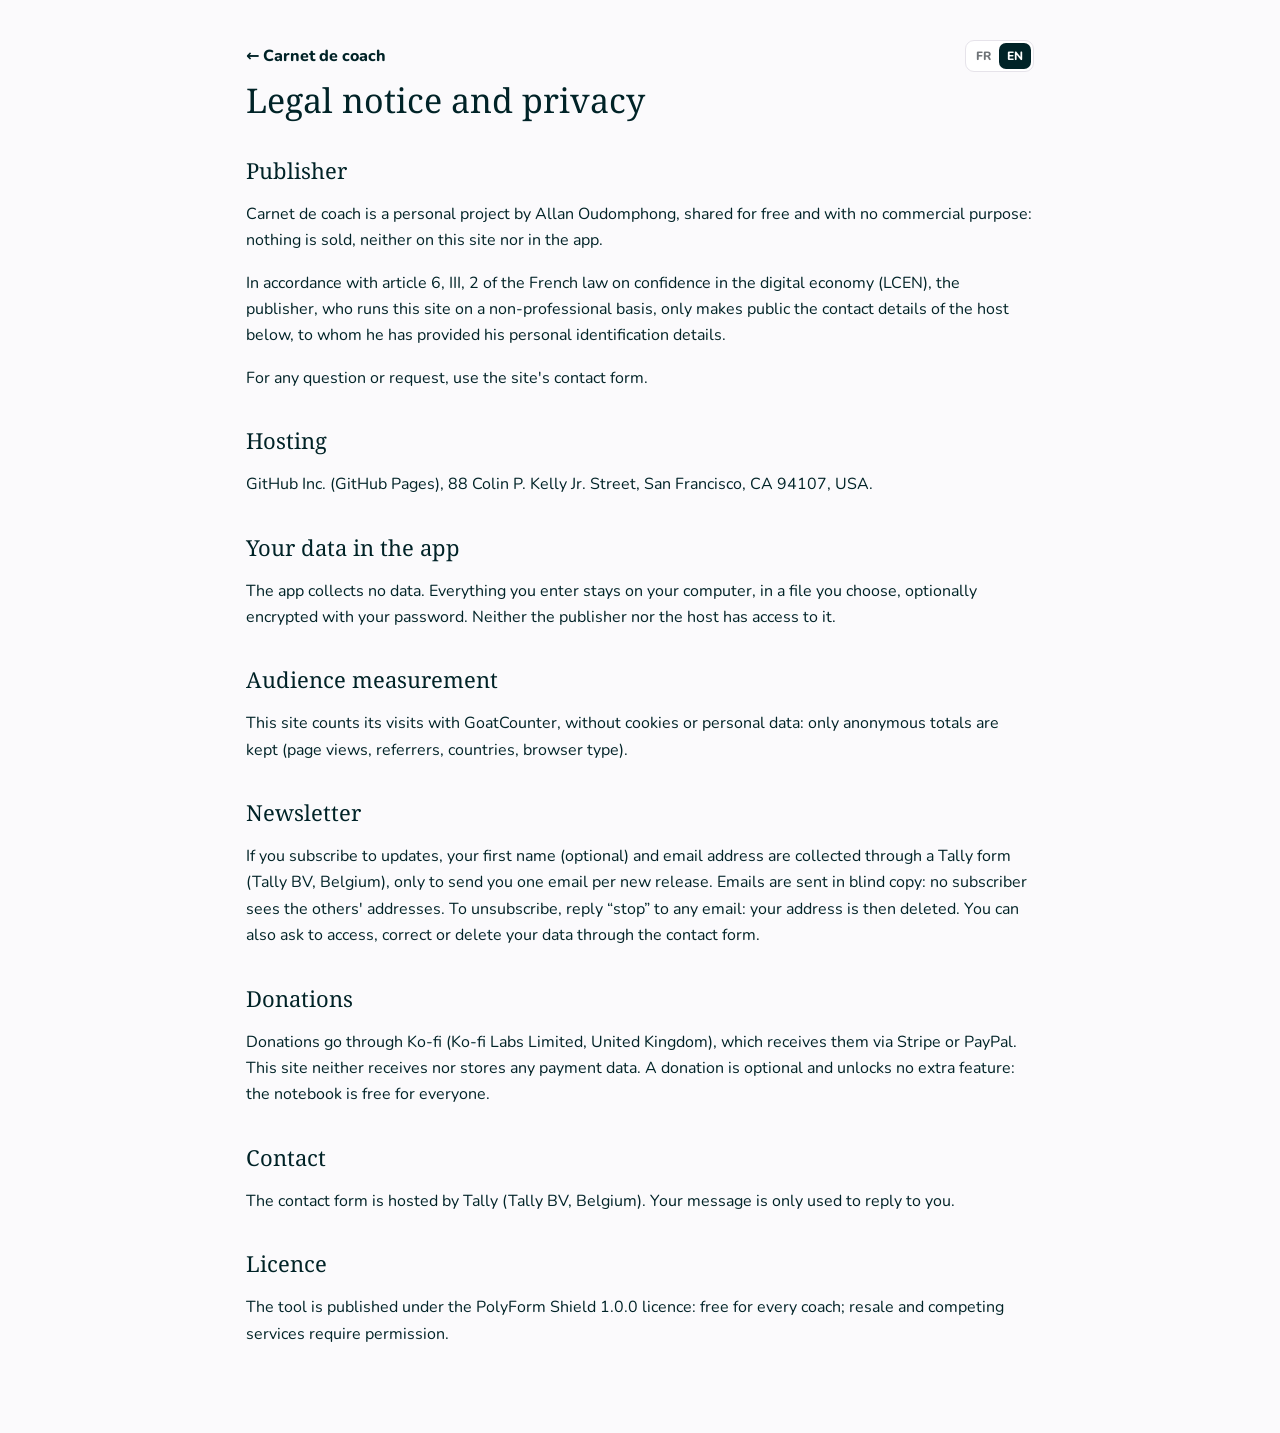
<file: mentions.html>
<!doctype html>
<html lang="fr"><head><meta charset="utf-8"><meta name="viewport" content="width=device-width,initial-scale=1">
<title>Carnet de coach · mentions légales et confidentialité</title><link rel="icon" href="assets/icon.png">
<link href="https://fonts.googleapis.com/css2?family=Noto+Serif:wght@400;600&family=Nunito:wght@400;700;800;900&display=swap" rel="stylesheet">
<style>
:root{--jet:#002327;--am:#822239;--grey:#6E7377;--line:#E6E3EA;--bg:#FBFAFC}
*{box-sizing:border-box}body{margin:0;background:var(--bg);color:var(--jet);font:16px/1.65 Nunito,system-ui,sans-serif}
.w{max-width:820px;margin:0 auto;padding:40px 16px 70px}a{color:var(--am)}
h1{font:400 34px/1.2 'Noto Serif',Georgia,serif;margin:8px 0 18px}h2{font:400 22px 'Noto Serif',Georgia,serif;margin:34px 0 8px}
.top{display:flex;justify-content:space-between;align-items:center}.top a{font-weight:800;text-decoration:none;color:var(--jet)}
.lang{display:flex;border:1px solid var(--line);border-radius:9px;padding:2px;background:#fff}.lang button{border:0;background:none;font:800 12px Nunito;color:var(--grey);padding:5px 8px;border-radius:7px;cursor:pointer}.lang button.on{background:var(--jet);color:#fff}
html[data-lang=fr] .en,html[data-lang=en] .fr{display:none}.todo{background:#FFF5D6;border:1px dashed #E2BF5E;border-radius:6px;padding:0 5px}
</style></head><body><div class="w">
<div class="top"><a href="index.html" id="back">← Carnet de coach</a><div class="lang"><button data-l="fr">FR</button><button data-l="en">EN</button></div></div>

<div class="fr">
<h1>Mentions légales et confidentialité</h1>
<h2>Éditeur</h2>
<p>Carnet de coach est un projet personnel d'Allan Oudomphong, partagé gratuitement et sans but commercial : rien n'y est vendu, ni sur ce site ni dans l'application.</p>
<p>Conformément à l'article 6, III, 2 de la loi pour la confiance dans l'économie numérique (LCEN), l'éditeur, qui publie ce site à titre non professionnel, ne rend publiques que les coordonnées de l'hébergeur ci-dessous, à qui il a communiqué ses éléments d'identification personnelle.</p>
<p>Pour toute question ou demande, utilise le formulaire de contact du site.</p>
<h2>Hébergement</h2>
<p>GitHub Inc. (GitHub Pages), 88 Colin P. Kelly Jr. Street, San Francisco, CA 94107, États-Unis.</p>
<h2>Tes données dans l'application</h2>
<p>L'application ne collecte aucune donnée. Tout ce que tu saisis reste sur ton ordinateur, dans un fichier que tu choisis, éventuellement chiffré par ton mot de passe. Ni l'éditeur ni l'hébergeur n'y ont accès.</p>
<h2>Mesure d'audience</h2>
<p>Ce site compte ses visites avec GoatCounter, sans cookie et sans donnée personnelle : seuls des totaux anonymes sont conservés (pages vues, provenance, pays, type de navigateur).</p>
<h2>Lettre d'information</h2>
<p>Si tu t'inscris aux nouveautés, ton prénom (facultatif) et ton adresse e-mail sont recueillis par un formulaire Tally (Tally BV, Belgique), uniquement pour t'envoyer une lettre à chaque nouvelle version. Les lettres partent en copie cachée : aucun inscrit ne voit l'adresse des autres. Pour te désinscrire, réponds « stop » à n'importe quelle lettre : ton adresse est alors supprimée. Tu peux aussi demander l'accès, la rectification ou la suppression de tes données par le formulaire de contact.</p>
<h2>Dons</h2>
<p>Les dons passent par Ko-fi (Ko-fi Labs Limited, Royaume-Uni), qui les reçoit via Stripe ou PayPal. Ce site ne reçoit ni ne conserve aucune donnée de paiement. Un don est facultatif et ne donne accès à aucune fonction supplémentaire : le carnet est gratuit pour tous.</p>
<h2>Contact</h2>
<p>Le formulaire de contact est hébergé par Tally (Tally BV, Belgique). Ton message n'est utilisé que pour te répondre.</p>
<h2>Licence</h2>
<p>L'outil est publié sous licence PolyForm Shield 1.0.0 : gratuit pour tous les coachs, revente et service concurrent interdits sans accord.</p>
</div>

<div class="en">
<h1>Legal notice and privacy</h1>
<h2>Publisher</h2>
<p>Carnet de coach is a personal project by Allan Oudomphong, shared for free and with no commercial purpose: nothing is sold, neither on this site nor in the app.</p>
<p>In accordance with article 6, III, 2 of the French law on confidence in the digital economy (LCEN), the publisher, who runs this site on a non-professional basis, only makes public the contact details of the host below, to whom he has provided his personal identification details.</p>
<p>For any question or request, use the site's contact form.</p>
<h2>Hosting</h2>
<p>GitHub Inc. (GitHub Pages), 88 Colin P. Kelly Jr. Street, San Francisco, CA 94107, USA.</p>
<h2>Your data in the app</h2>
<p>The app collects no data. Everything you enter stays on your computer, in a file you choose, optionally encrypted with your password. Neither the publisher nor the host has access to it.</p>
<h2>Audience measurement</h2>
<p>This site counts its visits with GoatCounter, without cookies or personal data: only anonymous totals are kept (page views, referrers, countries, browser type).</p>
<h2>Newsletter</h2>
<p>If you subscribe to updates, your first name (optional) and email address are collected through a Tally form (Tally BV, Belgium), only to send you one email per new release. Emails are sent in blind copy: no subscriber sees the others' addresses. To unsubscribe, reply “stop” to any email: your address is then deleted. You can also ask to access, correct or delete your data through the contact form.</p>
<h2>Donations</h2>
<p>Donations go through Ko-fi (Ko-fi Labs Limited, United Kingdom), which receives them via Stripe or PayPal. This site neither receives nor stores any payment data. A donation is optional and unlocks no extra feature: the notebook is free for everyone.</p>
<h2>Contact</h2>
<p>The contact form is hosted by Tally (Tally BV, Belgium). Your message is only used to reply to you.</p>
<h2>Licence</h2>
<p>The tool is published under the PolyForm Shield 1.0.0 licence: free for every coach; resale and competing services require permission.</p>
</div>
<script>
(function(){var r=document.documentElement,L;try{var q=new URLSearchParams(location.search).get('lang');L=q==='fr'||q==='en'?q:(localStorage.getItem('cdc-lang')||((navigator.language||'fr').slice(0,2)==='fr'?'fr':'en'))}catch(e){L='fr'}
function set(l){L=l;r.setAttribute('data-lang',l);r.lang=l;try{localStorage.setItem('cdc-lang',l)}catch(e){}document.querySelectorAll('.lang button').forEach(function(b){b.className=b.dataset.l===l?'on':''});document.getElementById('back').href='index.html?lang='+l;document.title=l==='en'?'Carnet de coach · legal notice and privacy':'Carnet de coach · mentions légales et confidentialité'}
document.querySelectorAll('.lang button').forEach(function(b){b.onclick=function(){set(b.dataset.l)}});set(L==='en'?'en':'fr')})();
</script>
<script data-goatcounter="https://ao-coach.goatcounter.com/count" async src="//gc.zgo.at/count.js"></script>
</div></body></html>
</file>
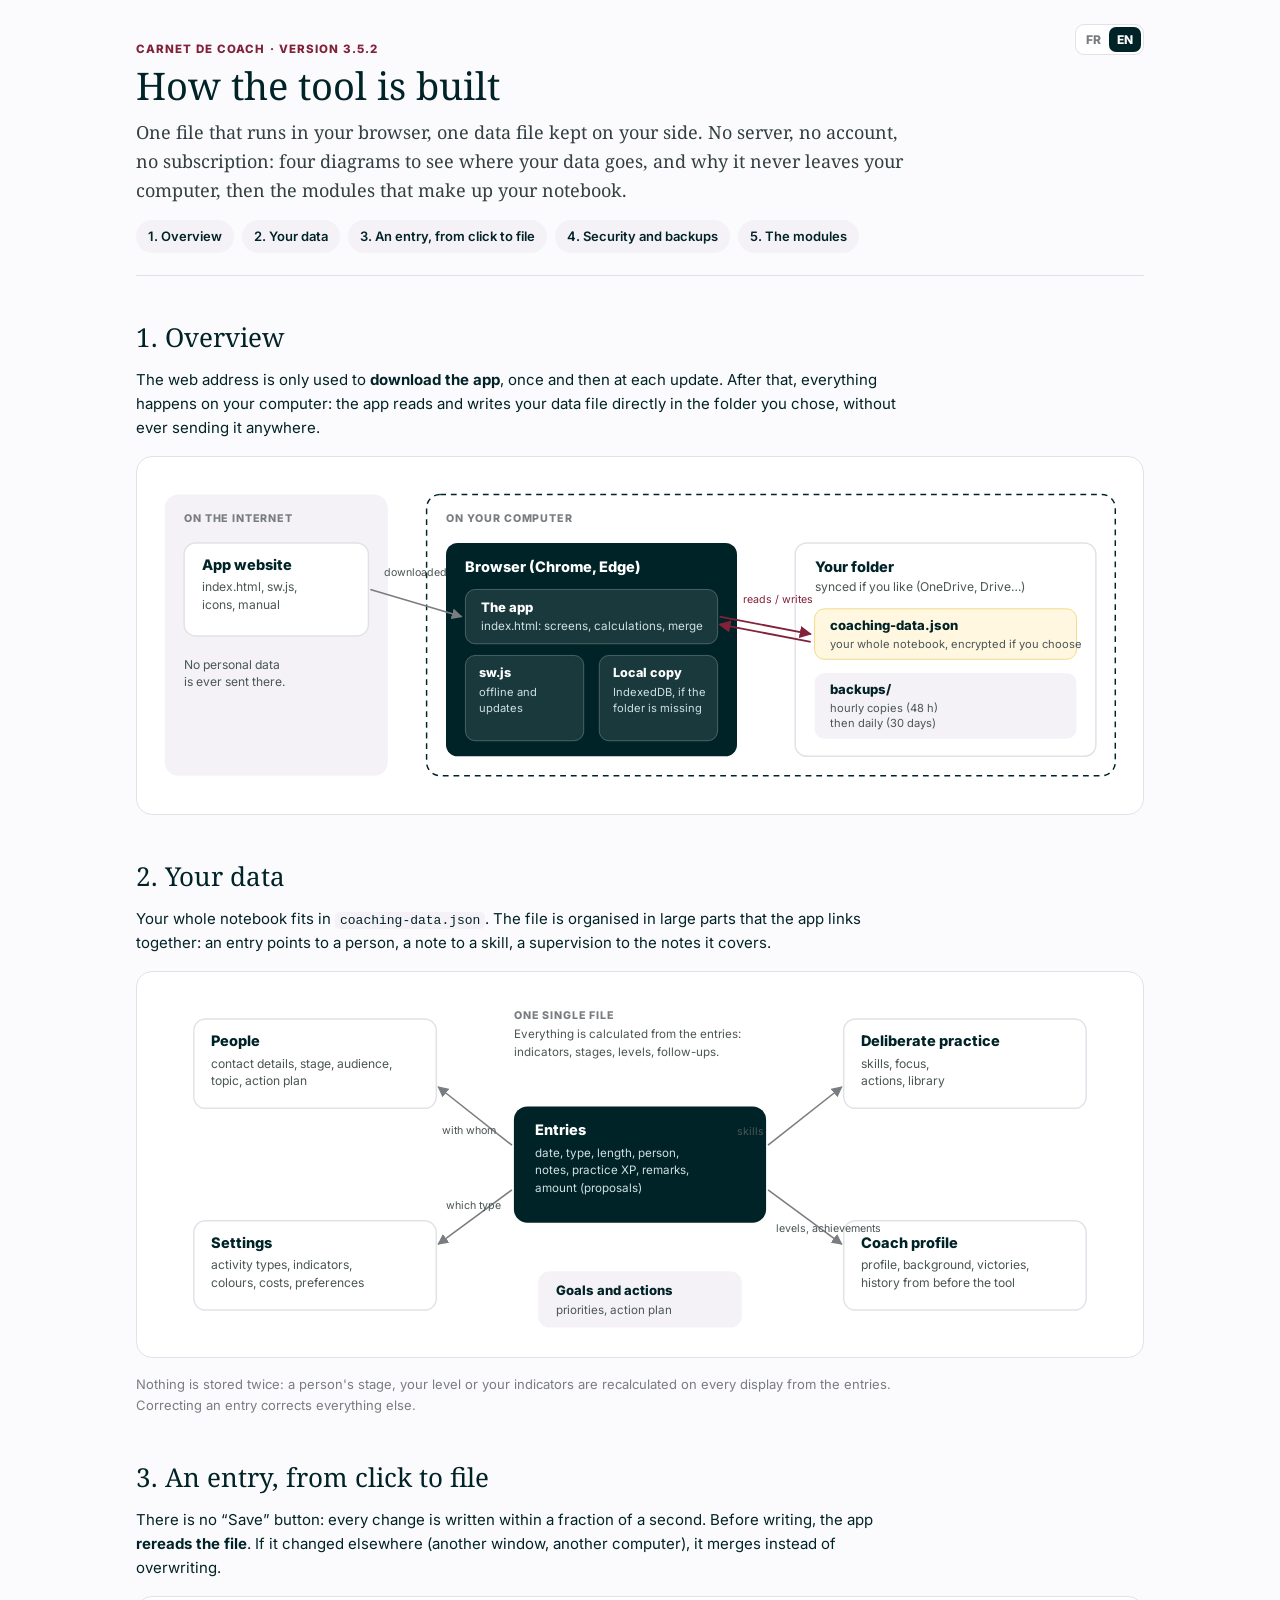
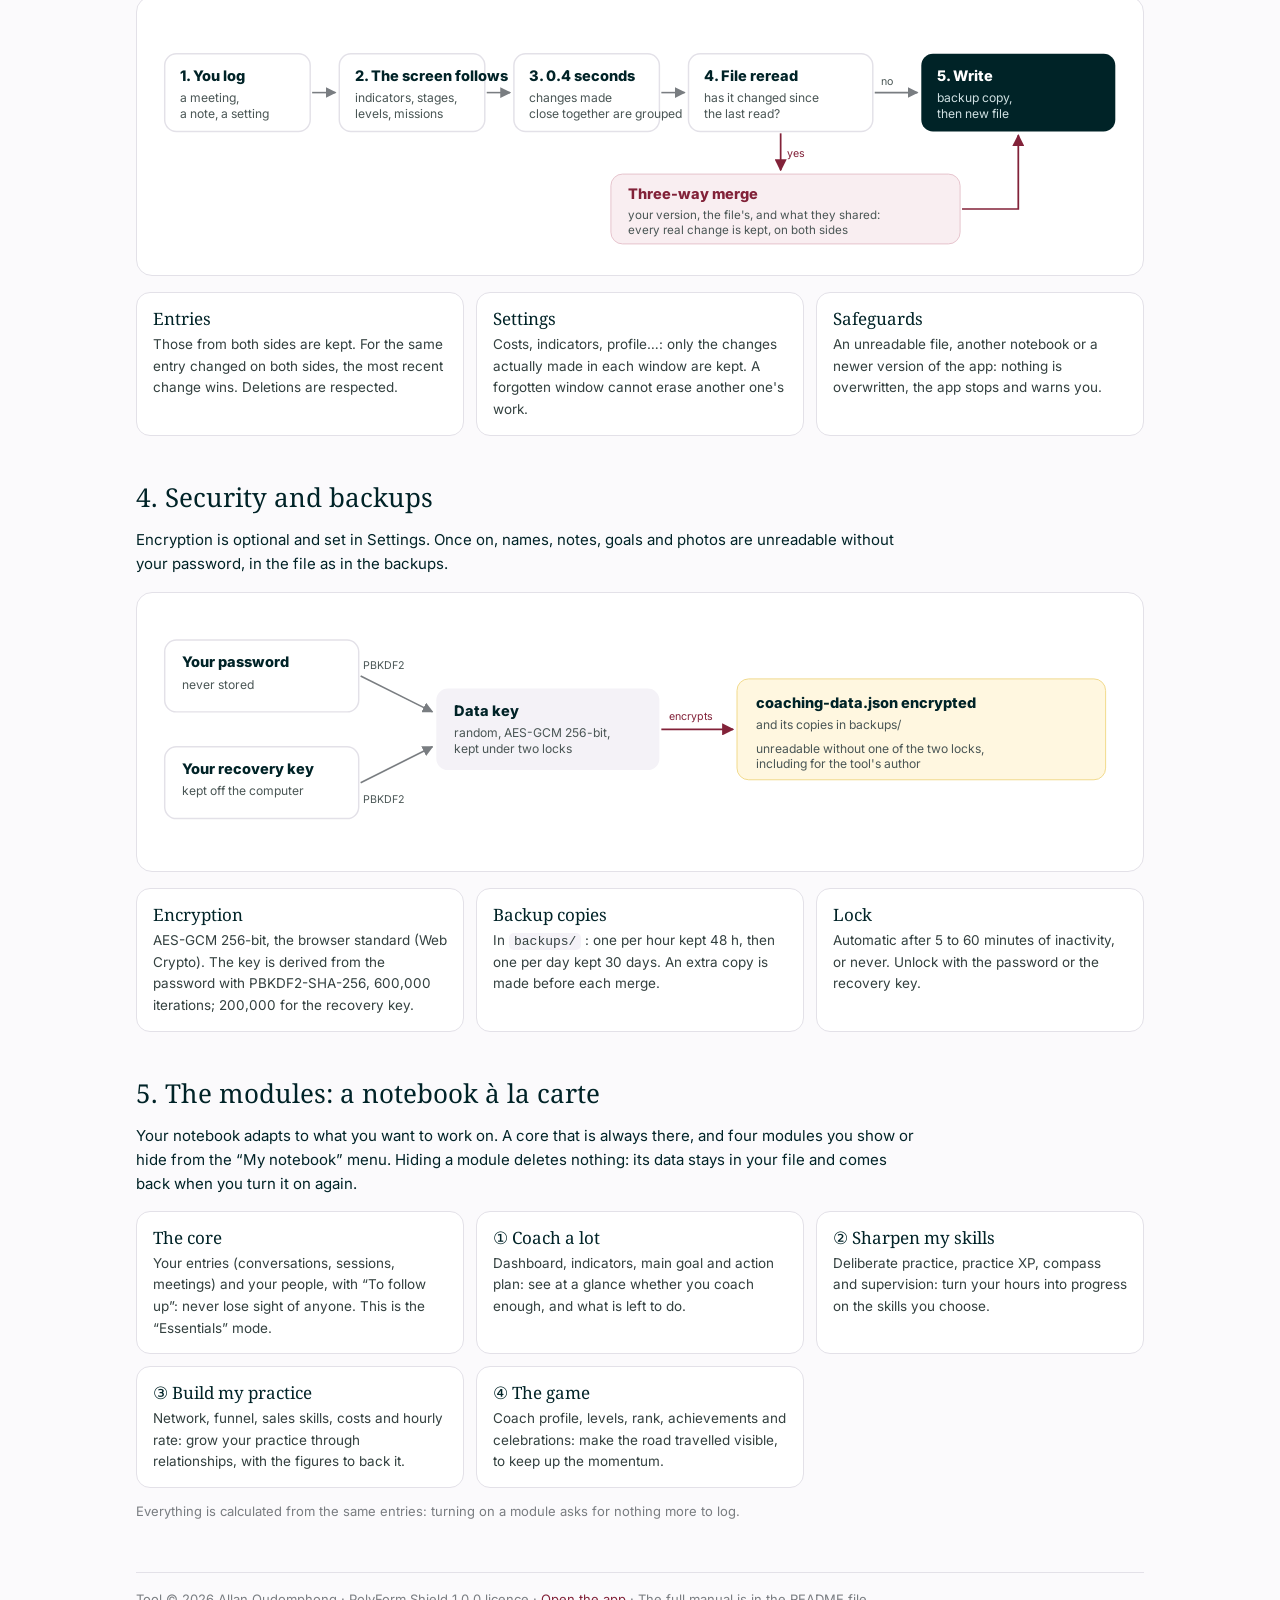
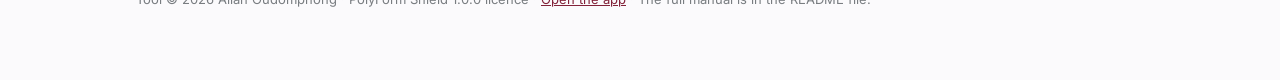
<file: app/arch.html>
<!doctype html>
<html lang="fr"><head><meta charset="utf-8"><meta name="viewport" content="width=device-width,initial-scale=1">
<title>Comment l'outil est construit</title>
<link rel="icon" href="icon-192.png">
<style>
@import url('https://fonts.googleapis.com/css2?family=Noto+Serif:wght@400;600&family=Inter:wght@400;600;800&display=swap');
:root{--jet:#002327;--am:#822239;--afb:#508AA8;--teal:#2F8C93;--gold:#C9A04E;--grey:#797D81;--soft:#F4F2F7;--line:#E3E1E8;--bg:#FBFAFC}
*{box-sizing:border-box}body{margin:0;background:var(--bg);color:var(--jet);font:15px/1.6 Inter,system-ui,sans-serif}
.w{max-width:1040px;margin:0 auto;padding:40px 16px 70px}
header{border-bottom:1px solid var(--line);padding-bottom:22px;margin-bottom:10px}
.k{font-size:11.5px;font-weight:800;letter-spacing:.09em;text-transform:uppercase;color:var(--am)}
h1{font:400 38px/1.15 'Noto Serif',Georgia,serif;margin:6px 0 10px}
h2{font:400 26px/1.2 'Noto Serif',Georgia,serif;margin:46px 0 6px}
.lead{font:400 18px/1.6 'Noto Serif',Georgia,serif;color:#33403F;max-width:780px;margin:0}
p{max-width:780px}
nav{display:flex;flex-wrap:wrap;gap:8px;margin-top:16px}nav a{font-size:13px;font-weight:600;color:var(--jet);background:var(--soft);border-radius:999px;padding:6px 12px;text-decoration:none}nav a:hover{background:#ECE9F1}
.fig{background:#fff;border:1px solid var(--line);border-radius:16px;padding:18px;margin:16px 0}
svg{width:100%;height:auto;display:block}
svg text{font-family:Inter,system-ui,sans-serif;fill:var(--jet)}
.box{fill:#fff;stroke:var(--line);stroke-width:1.5}.boxs{fill:var(--soft);stroke:none}
.dk{fill:var(--jet)}.dk+text,.wt{fill:#fff}
.t1{font-size:15px;font-weight:800}.t2{font-size:12.5px;fill:#4A5655}.t3{font-size:11px;font-weight:800;letter-spacing:.08em;fill:var(--grey)}
.ar{stroke:var(--grey);stroke-width:1.6;fill:none;marker-end:url(#ah)}.ar2{stroke:var(--am);stroke-width:1.8;fill:none;marker-end:url(#ah2)}.dash{stroke-dasharray:5 5}
.grid{display:grid;grid-template-columns:repeat(3,minmax(0,1fr));gap:12px;margin-top:14px}
.c{background:#fff;border:1px solid var(--line);border-radius:14px;padding:14px 16px}.c b{display:block;font:400 17px 'Noto Serif',serif;margin-bottom:4px}.c p{margin:0;font-size:13.5px;color:#33403F}
code{font:13px ui-monospace,Menlo,Consolas,monospace;background:var(--soft);border-radius:5px;padding:1px 5px}
.note{font-size:13px;color:var(--grey)}
footer{margin-top:50px;border-top:1px solid var(--line);padding-top:16px;font-size:13px;color:var(--grey)}footer a{color:var(--am)}
@media(max-width:760px){.grid{grid-template-columns:1fr}h1{font-size:30px}.fig{padding:10px;overflow-x:auto}.fig svg{min-width:640px}}
.lsw{position:absolute;top:24px;right:16px;display:flex;border:1px solid var(--line);border-radius:9px;padding:2px;background:#fff}.lsw button{border:0;background:none;font:800 12px Inter,system-ui,sans-serif;color:var(--grey);padding:5px 8px;border-radius:7px;cursor:pointer}.lsw button.on{background:var(--jet);color:#fff}.w{position:relative}</style></head><body><div class="w">
<header><div class="lsw" id="lsw"><button data-l="fr">FR</button><button data-l="en">EN</button></div>
 <div class="k">Carnet de coach · version <span id="ver">3.5.1</span></div>
 <h1>Comment l'outil est construit</h1>
 <p class="lead">Un seul fichier qui tourne dans ton navigateur, un seul fichier de données rangé chez toi. Ni serveur, ni compte, ni abonnement : quatre schémas pour voir où vont tes données, et pourquoi elles ne sortent pas de ton ordinateur, puis les modules qui composent ton carnet.</p>
 <nav><a href="#vue">1. Vue d'ensemble</a><a href="#donnees">2. Tes données</a><a href="#saisie">3. Une saisie, du clic au fichier</a><a href="#securite">4. Sécurité et sauvegardes</a><a href="#modules">5. Les modules</a></nav>
</header>

<svg width="0" height="0" style="position:absolute"><defs>
 <marker id="ah" viewBox="0 0 10 10" refX="9" refY="5" markerWidth="7" markerHeight="7" orient="auto-start-reverse"><path d="M0,0 L10,5 L0,10 z" fill="#797D81"/></marker>
 <marker id="ah2" viewBox="0 0 10 10" refX="9" refY="5" markerWidth="7" markerHeight="7" orient="auto-start-reverse"><path d="M0,0 L10,5 L0,10 z" fill="#822239"/></marker>
</defs></svg>

<h2 id="vue">1. Vue d'ensemble</h2>
<p>L'adresse web ne sert qu'à <b>télécharger l'application</b>, une fois puis à chaque mise à jour. Ensuite, tout se passe sur ton ordinateur : l'application lit et écrit ton fichier de données directement dans le dossier que tu as choisi, sans jamais l'envoyer nulle part.</p>
<div class="fig"><svg viewBox="0 0 1000 330" role="img" aria-label="Vue d'ensemble : le site web livre l'application ; tout le reste se passe sur l'ordinateur">
 <rect x="10" y="20" width="230" height="290" rx="14" class="boxs"/>
 <text x="30" y="48" class="t3">SUR INTERNET</text>
 <rect x="30" y="70" width="190" height="96" rx="12" class="box"/>
 <text x="48" y="98" class="t1">Site de l'application</text>
 <text x="48" y="120" class="t2">index.html, sw.js,</text><text x="48" y="138" class="t2">icônes, manuel</text>
 <text x="30" y="200" class="t2">Aucune donnée personnelle</text><text x="30" y="218" class="t2">n'y est jamais envoyée.</text>
 <rect x="280" y="20" width="710" height="290" rx="14" fill="none" stroke="#002327" stroke-width="1.5" stroke-dasharray="6 5"/>
 <text x="300" y="48" class="t3">SUR TON ORDINATEUR</text>
 <rect x="300" y="70" width="300" height="220" rx="12" class="dk"/>
 <text x="320" y="100" class="t1 wt">Navigateur (Chrome, Edge)</text>
 <rect x="320" y="118" width="260" height="56" rx="10" fill="#fff" fill-opacity=".1" stroke="#fff" stroke-opacity=".25"/>
 <text x="336" y="141" class="t1 wt" style="font-size:13.5px">L'application</text><text x="336" y="160" class="wt" style="font-size:12px;fill:#CFE0E2">index.html : écrans, calculs, fusion</text>
 <rect x="320" y="186" width="122" height="88" rx="10" fill="#fff" fill-opacity=".1" stroke="#fff" stroke-opacity=".25"/>
 <text x="334" y="208" class="t1 wt" style="font-size:13px">sw.js</text><text x="334" y="228" class="wt" style="font-size:11.5px;fill:#CFE0E2">hors ligne et</text><text x="334" y="244" class="wt" style="font-size:11.5px;fill:#CFE0E2">mises à jour</text>
 <rect x="458" y="186" width="122" height="88" rx="10" fill="#fff" fill-opacity=".1" stroke="#fff" stroke-opacity=".25"/>
 <text x="472" y="208" class="t1 wt" style="font-size:13px">Copie locale</text><text x="472" y="228" class="wt" style="font-size:11.5px;fill:#CFE0E2">IndexedDB, si le</text><text x="472" y="244" class="wt" style="font-size:11.5px;fill:#CFE0E2">dossier manque</text>
 <rect x="660" y="70" width="310" height="220" rx="12" class="box"/>
 <text x="680" y="100" class="t1">Ton dossier</text><text x="680" y="120" class="t2">synchronisé si tu veux (OneDrive, Drive…)</text>
 <rect x="680" y="138" width="270" height="52" rx="10" fill="#FFF7E0" stroke="#F1D98A"/>
 <text x="696" y="160" class="t1" style="font-size:13.5px">coaching-data.json</text><text x="696" y="178" class="t2" style="font-size:11.5px">tout ton carnet, chiffré si tu le choisis</text>
 <rect x="680" y="204" width="270" height="68" rx="10" class="boxs"/>
 <text x="696" y="226" class="t1" style="font-size:13.5px">sauvegardes/</text><text x="696" y="244" class="t2" style="font-size:11.5px">copies horaires (48 h)</text><text x="696" y="260" class="t2" style="font-size:11.5px">puis quotidiennes (30 jours)</text>
 <path d="M222,118 L316,146" class="ar"/><text x="236" y="104" class="t2" style="font-size:11px">téléchargé</text>
 <path d="M582,146 L676,164" class="ar2"/><path d="M676,172 L582,154" class="ar2"/><text x="606" y="132" class="t2" style="font-size:11px;fill:#822239">lit / écrit</text>
</svg></div>

<h2 id="donnees">2. Tes données</h2>
<p>Tout ton carnet tient dans <code>coaching-data.json</code>. Le fichier est structuré en grandes parties, que l'application relie entre elles : une saisie pointe vers une personne, une remarque vers une compétence, une supervision vers les remarques qu'elle traite.</p>
<div class="fig"><svg viewBox="0 0 1000 360" role="img" aria-label="Modèle de données : saisies au centre, reliées aux personnes, aux types, aux compétences et à la pratique délibérée">
 <rect x="370" y="120" width="260" height="120" rx="14" class="dk"/>
 <text x="392" y="150" class="t1 wt">Saisies</text>
 <text x="392" y="172" class="wt" style="font-size:12px;fill:#CFE0E2">date, type, durée, personne,</text>
 <text x="392" y="190" class="wt" style="font-size:12px;fill:#CFE0E2">notes, XP de pratique, remarques,</text>
 <text x="392" y="208" class="wt" style="font-size:12px;fill:#CFE0E2">montant (propositions)</text>
 <g><rect x="40" y="30" width="250" height="92" rx="12" class="box"/><text x="58" y="58" class="t1">Personnes</text><text x="58" y="80" class="t2">coordonnées, étape, public,</text><text x="58" y="98" class="t2">problématique, plan d'action</text></g>
 <g><rect x="40" y="238" width="250" height="92" rx="12" class="box"/><text x="58" y="266" class="t1">Réglages</text><text x="58" y="288" class="t2">types d'activité, indicateurs,</text><text x="58" y="306" class="t2">couleurs, coûts, préférences</text></g>
 <g><rect x="710" y="30" width="250" height="92" rx="12" class="box"/><text x="728" y="58" class="t1">Pratique délibérée</text><text x="728" y="80" class="t2">compétences, focus,</text><text x="728" y="98" class="t2">actions, bibliothèque</text></g>
 <g><rect x="710" y="238" width="250" height="92" rx="12" class="box"/><text x="728" y="266" class="t1">Fiche coach</text><text x="728" y="288" class="t2">profil, parcours, victoires,</text><text x="728" y="306" class="t2">historique d'avant l'outil</text></g>
 <g><rect x="395" y="290" width="210" height="58" rx="12" class="boxs"/><text x="413" y="314" class="t1" style="font-size:13.5px">Objectifs et actions</text><text x="413" y="334" class="t2" style="font-size:12px">priorités, plan d'action</text></g>
 <path d="M368,160 L292,100" class="ar"/><text x="296" y="148" class="t2" style="font-size:11px">avec qui</text>
 <path d="M368,206 L292,262" class="ar"/><text x="300" y="226" class="t2" style="font-size:11px">quel type</text>
 <path d="M632,160 L708,100" class="ar"/><text x="600" y="150" class="t2" style="font-size:11px">compétences</text>
 <path d="M632,206 L708,262" class="ar"/><text x="640" y="250" class="t2" style="font-size:11px">niveaux, hauts faits</text>
 <text x="370" y="30" class="t3">UN SEUL FICHIER</text><text x="370" y="50" class="t2" style="font-size:12px">Tout est calculé à partir des saisies :</text><text x="370" y="68" class="t2" style="font-size:12px">indicateurs, étapes, niveaux, relances.</text>
</svg></div>
<p class="note">Rien n'est stocké en double : l'étape d'une personne, ton niveau ou tes indicateurs sont recalculés à chaque affichage à partir des saisies. Corriger une saisie corrige tout le reste.</p>

<h2 id="saisie">3. Une saisie, du clic au fichier</h2>
<p>Il n'y a pas de bouton « Enregistrer » : chaque modification est écrite au bout d'une fraction de seconde. Avant d'écrire, l'application <b>relit le fichier</b>. S'il a changé ailleurs (une autre fenêtre, un autre ordinateur), elle fusionne au lieu d'écraser.</p>
<div class="fig"><svg viewBox="0 0 1000 250" role="img" aria-label="Chaîne d'enregistrement : saisie, mise à jour de l'écran, attente, relecture, fusion si besoin, copie de sécurité, écriture">
 <g><rect x="10" y="40" width="150" height="80" rx="12" class="box"/><text x="26" y="68" class="t1">1. Tu saisis</text><text x="26" y="90" class="t2">un entretien,</text><text x="26" y="106" class="t2">une note, un réglage</text></g>
 <g><rect x="190" y="40" width="150" height="80" rx="12" class="box"/><text x="206" y="68" class="t1">2. L'écran suit</text><text x="206" y="90" class="t2">indicateurs, étapes,</text><text x="206" y="106" class="t2">niveaux, missions</text></g>
 <g><rect x="370" y="40" width="150" height="80" rx="12" class="box"/><text x="386" y="68" class="t1">3. 0,4 seconde</text><text x="386" y="90" class="t2">les modifications</text><text x="386" y="106" class="t2">proches sont groupées</text></g>
 <g><rect x="550" y="40" width="190" height="80" rx="12" class="box"/><text x="566" y="68" class="t1">4. Relecture du fichier</text><text x="566" y="90" class="t2">a-t-il changé depuis</text><text x="566" y="106" class="t2">la dernière lecture ?</text></g>
 <g><rect x="790" y="40" width="200" height="80" rx="12" class="dk"/><text x="806" y="68" class="t1 wt">5. Écriture</text><text x="806" y="90" class="wt" style="font-size:12.5px;fill:#CFE0E2">copie de sécurité,</text><text x="806" y="106" class="wt" style="font-size:12.5px;fill:#CFE0E2">puis nouveau fichier</text></g>
 <path d="M162,80 L186,80" class="ar"/><path d="M342,80 L366,80" class="ar"/><path d="M522,80 L546,80" class="ar"/><path d="M742,80 L786,80" class="ar"/><text x="748" y="72" class="t2" style="font-size:11px">non</text>
 <path d="M645,122 L645,160" class="ar2"/><text x="652" y="146" class="t2" style="font-size:11px;fill:#822239">oui</text>
 <rect x="470" y="164" width="360" height="72" rx="12" fill="#F9EEF1" stroke="#E6C3CC"/>
 <text x="488" y="190" class="t1" style="fill:#822239">Fusion à trois voies</text>
 <text x="488" y="210" class="t2" style="font-size:12px">ta version, celle du fichier, et leur point commun :</text>
 <text x="488" y="226" class="t2" style="font-size:12px">chaque changement réel est gardé, des deux côtés</text>
 <path d="M832,200 L890,200 L890,124" class="ar2"/>
</svg></div>
<div class="grid">
 <div class="c"><b>Les saisies</b><p>Celles des deux côtés sont gardées. Pour une même saisie modifiée des deux côtés, la modification la plus récente l'emporte. Les suppressions sont respectées.</p></div>
 <div class="c"><b>Les réglages</b><p>Coûts, indicateurs, profil… : seuls les changements réellement faits dans chaque fenêtre sont gardés. Une fenêtre oubliée ne peut pas effacer le travail d'une autre.</p></div>
 <div class="c"><b>Les garde-fous</b><p>Un fichier illisible, un autre carnet ou une version plus récente de l'application : rien n'est écrasé, l'application s'arrête et te prévient.</p></div>
</div>

<h2 id="securite">4. Sécurité et sauvegardes</h2>
<p>Le chiffrement est facultatif et se règle dans Paramètres. Une fois activé, noms, notes, objectifs et photos sont illisibles sans ton mot de passe, dans le fichier comme dans les sauvegardes.</p>
<div class="fig"><svg viewBox="0 0 1000 250" role="img" aria-label="Chiffrement : une clé de données chiffre le carnet ; elle est elle-même protégée par le mot de passe et par la clé de secours">
 <g><rect x="10" y="30" width="200" height="74" rx="12" class="box"/><text x="28" y="58" class="t1">Ton mot de passe</text><text x="28" y="80" class="t2">jamais enregistré</text></g>
 <g><rect x="10" y="140" width="200" height="74" rx="12" class="box"/><text x="28" y="168" class="t1">Ta clé de secours</text><text x="28" y="190" class="t2">gardée hors de l'ordinateur</text></g>
 <g><rect x="290" y="80" width="230" height="84" rx="12" class="boxs"/><text x="308" y="108" class="t1">Clé de données</text><text x="308" y="130" class="t2">aléatoire, AES-GCM 256 bits,</text><text x="308" y="146" class="t2">rangée sous deux serrures</text></g>
 <g><rect x="600" y="70" width="380" height="104" rx="12" fill="#FFF7E0" stroke="#F1D98A"/><text x="620" y="100" class="t1">coaching-data.json chiffré</text><text x="620" y="122" class="t2">et ses copies dans sauvegardes/</text><text x="620" y="146" class="t2">illisibles sans l'une des deux serrures,</text><text x="620" y="162" class="t2">y compris pour l'auteur de l'outil</text></g>
 <path d="M212,67 L286,104" class="ar"/><path d="M212,177 L286,140" class="ar"/>
 <text x="214" y="60" class="t2" style="font-size:11px">PBKDF2</text><text x="214" y="198" class="t2" style="font-size:11px">PBKDF2</text>
 <path d="M522,122 L596,122" class="ar2"/><text x="530" y="112" class="t2" style="font-size:11px;fill:#822239">chiffre</text>
</svg></div>
<div class="grid">
 <div class="c"><b>Chiffrement</b><p>AES-GCM 256 bits, standard du navigateur (Web Crypto). La clé est dérivée du mot de passe par PBKDF2-SHA-256, 600 000 itérations ; 200 000 pour la clé de secours.</p></div>
 <div class="c"><b>Copies de sécurité</b><p>Dans <code>sauvegardes/</code> : une par heure gardée 48 h, puis une par jour gardée 30 jours. Une copie supplémentaire est faite avant chaque fusion.</p></div>
 <div class="c"><b>Verrouillage</b><p>Automatique après 5 à 60 minutes d'inactivité, ou jamais. Déverrouillage par mot de passe ou par clé de secours.</p></div>
</div>

<h2 id="modules">5. Les modules : un carnet à la carte</h2>
<p>Ton carnet s'adapte à ce que tu veux travailler. Un socle toujours présent, et quatre modules que tu affiches ou masques dans le menu « Mon carnet ». Masquer un module ne supprime rien : ses données restent dans ton fichier et reviennent quand tu le réactives.</p>
<div class="grid mods">
 <div class="c"><b>Le socle</b><p>Tes saisies (entretiens, séances, rencontres) et tes personnes, avec « À relancer » : ne perdre personne de vue. C'est le mode « Essentiel ».</p></div>
 <div class="c"><b>① Coacher beaucoup</b><p>Tableau de bord, indicateurs, objectif prioritaire et plan d'action : voir d'un coup d'œil si tu coaches assez, et ce qui te reste à faire.</p></div>
 <div class="c"><b>② Affûter mes compétences</b><p>Pratique délibérée, XP de pratique, boussole et supervision : transformer tes heures en progrès sur les compétences que tu choisis.</p></div>
 <div class="c"><b>③ Créer mon activité</b><p>Réseau, entonnoir, facultés commerciales, coûts et taux horaire : développer ton activité par la relation, chiffres à l'appui.</p></div>
 <div class="c"><b>④ Le jeu</b><p>Fiche de coach, niveaux, rang, hauts faits et célébrations : rendre visible le chemin parcouru, pour garder l'élan.</p></div>
</div>
<p class="note">Tout est calculé à partir des mêmes saisies : activer un module ne demande rien de plus à saisir.</p>

<footer>Outil © 2026 Allan Oudomphong · Licence PolyForm Shield 1.0.0 · <a href="./">Ouvrir l'application</a> · Le manuel complet est dans le fichier README.md.</footer>
</div><script>
(function(){var EN={"Comment l'outil est construit": "How the tool is built", "1. Vue d'ensemble": "1. Overview", "2. Tes données": "2. Your data", "3. Une saisie, du clic au fichier": "3. An entry, from click to file", "4. Sécurité et sauvegardes": "4. Security and backups", "L'adresse web ne sert qu'à": "The web address is only used to", "télécharger l'application": "download the app", ", une fois puis à chaque mise à jour. Ensuite, tout se passe sur ton ordinateur : l'application lit et écrit ton fichier de données directement dans le dossier que tu as choisi, sans jamais l'envoyer nulle part.": ", once and then at each update. After that, everything happens on your computer: the app reads and writes your data file directly in the folder you chose, without ever sending it anywhere.", "SUR INTERNET": "ON THE INTERNET", "Site de l'application": "App website", "icônes, manuel": "icons, manual", "Aucune donnée personnelle": "No personal data", "n'y est jamais envoyée.": "is ever sent there.", "SUR TON ORDINATEUR": "ON YOUR COMPUTER", "Navigateur (Chrome, Edge)": "Browser (Chrome, Edge)", "L'application": "The app", "index.html : écrans, calculs, fusion": "index.html: screens, calculations, merge", "hors ligne et": "offline and", "mises à jour": "updates", "Copie locale": "Local copy", "IndexedDB, si le": "IndexedDB, if the", "dossier manque": "folder is missing", "Ton dossier": "Your folder", "synchronisé si tu veux (OneDrive, Drive…)": "synced if you like (OneDrive, Drive…)", "tout ton carnet, chiffré si tu le choisis": "your whole notebook, encrypted if you choose", "sauvegardes/": "backups/", "copies horaires (48 h)": "hourly copies (48 h)", "puis quotidiennes (30 jours)": "then daily (30 days)", "téléchargé": "downloaded", "lit / écrit": "reads / writes", "Tout ton carnet tient dans": "Your whole notebook fits in", ". Le fichier est structuré en grandes parties, que l'application relie entre elles : une saisie pointe vers une personne, une remarque vers une compétence, une supervision vers les remarques qu'elle traite.": ". The file is organised in large parts that the app links together: an entry points to a person, a note to a skill, a supervision to the notes it covers.", "Saisies": "Entries", "date, type, durée, personne,": "date, type, length, person,", "montant (propositions)": "amount (proposals)", "Personnes": "People", "coordonnées, étape, public,": "contact details, stage, audience,", "problématique, plan d'action": "topic, action plan", "Réglages": "Settings", "types d'activité, indicateurs,": "activity types, indicators,", "couleurs, coûts, préférences": "colours, costs, preferences", "Pratique délibérée": "Deliberate practice", "compétences, focus,": "skills, focus,", "actions, bibliothèque": "actions, library", "Fiche coach": "Coach profile", "profil, parcours, victoires,": "profile, background, victories,", "historique d'avant l'outil": "history from before the tool", "Objectifs et actions": "Goals and actions", "priorités, plan d'action": "priorities, action plan", "avec qui": "with whom", "quel type": "which type", "compétences": "skills", "niveaux, hauts faits": "levels, achievements", "UN SEUL FICHIER": "ONE SINGLE FILE", "Tout est calculé à partir des saisies :": "Everything is calculated from the entries:", "indicateurs, étapes, niveaux, relances.": "indicators, stages, levels, follow-ups.", "Rien n'est stocké en double : l'étape d'une personne, ton niveau ou tes indicateurs sont recalculés à chaque affichage à partir des saisies. Corriger une saisie corrige tout le reste.": "Nothing is stored twice: a person's stage, your level or your indicators are recalculated on every display from the entries. Correcting an entry corrects everything else.", "Il n'y a pas de bouton « Enregistrer » : chaque modification est écrite au bout d'une fraction de seconde. Avant d'écrire, l'application": "There is no “Save” button: every change is written within a fraction of a second. Before writing, the app", "relit le fichier": "rereads the file", ". S'il a changé ailleurs (une autre fenêtre, un autre ordinateur), elle fusionne au lieu d'écraser.": ". If it changed elsewhere (another window, another computer), it merges instead of overwriting.", "1. Tu saisis": "1. You log", "un entretien,": "a meeting,", "une note, un réglage": "a note, a setting", "2. L'écran suit": "2. The screen follows", "indicateurs, étapes,": "indicators, stages,", "niveaux, missions": "levels, missions", "3. 0,4 seconde": "3. 0.4 seconds", "les modifications": "changes made", "proches sont groupées": "close together are grouped", "4. Relecture du fichier": "4. File reread", "a-t-il changé depuis": "has it changed since", "la dernière lecture ?": "the last read?", "5. Écriture": "5. Write", "copie de sécurité,": "backup copy,", "puis nouveau fichier": "then new file", "non": "no", "oui": "yes", "Fusion à trois voies": "Three-way merge", "ta version, celle du fichier, et leur point commun :": "your version, the file's, and what they shared:", "chaque changement réel est gardé, des deux côtés": "every real change is kept, on both sides", "Les saisies": "Entries", "Celles des deux côtés sont gardées. Pour une même saisie modifiée des deux côtés, la modification la plus récente l'emporte. Les suppressions sont respectées.": "Those from both sides are kept. For the same entry changed on both sides, the most recent change wins. Deletions are respected.", "Les réglages": "Settings", "Coûts, indicateurs, profil… : seuls les changements réellement faits dans chaque fenêtre sont gardés. Une fenêtre oubliée ne peut pas effacer le travail d'une autre.": "Costs, indicators, profile…: only the changes actually made in each window are kept. A forgotten window cannot erase another one's work.", "Les garde-fous": "Safeguards", "Un fichier illisible, un autre carnet ou une version plus récente de l'application : rien n'est écrasé, l'application s'arrête et te prévient.": "An unreadable file, another notebook or a newer version of the app: nothing is overwritten, the app stops and warns you.", "Le chiffrement est facultatif et se règle dans Paramètres. Une fois activé, noms, notes, objectifs et photos sont illisibles sans ton mot de passe, dans le fichier comme dans les sauvegardes.": "Encryption is optional and set in Settings. Once on, names, notes, goals and photos are unreadable without your password, in the file as in the backups.", "Ton mot de passe": "Your password", "jamais enregistré": "never stored", "Ta clé de secours": "Your recovery key", "gardée hors de l'ordinateur": "kept off the computer", "Clé de données": "Data key", "aléatoire, AES-GCM 256 bits,": "random, AES-GCM 256-bit,", "rangée sous deux serrures": "kept under two locks", "coaching-data.json chiffré": "coaching-data.json encrypted", "et ses copies dans sauvegardes/": "and its copies in backups/", "illisibles sans l'une des deux serrures,": "unreadable without one of the two locks,", "y compris pour l'auteur de l'outil": "including for the tool's author", "chiffre": "encrypts", "Chiffrement": "Encryption", "AES-GCM 256 bits, standard du navigateur (Web Crypto). La clé est dérivée du mot de passe par PBKDF2-SHA-256, 600 000 itérations ; 200 000 pour la clé de secours.": "AES-GCM 256-bit, the browser standard (Web Crypto). The key is derived from the password with PBKDF2-SHA-256, 600,000 iterations; 200,000 for the recovery key.", "Copies de sécurité": "Backup copies", "Dans": "In", ": une par heure gardée 48 h, puis une par jour gardée 30 jours. Une copie supplémentaire est faite avant chaque fusion.": ": one per hour kept 48 h, then one per day kept 30 days. An extra copy is made before each merge.", "Verrouillage": "Lock", "Automatique après 5 à 60 minutes d'inactivité, ou jamais. Déverrouillage par mot de passe ou par clé de secours.": "Automatic after 5 to 60 minutes of inactivity, or never. Unlock with the password or the recovery key.", "Outil © 2026 Allan Oudomphong · Licence PolyForm Shield 1.0.0 ·": "Tool © 2026 Allan Oudomphong · PolyForm Shield 1.0.0 licence ·", "Ouvrir l'application": "Open the app", "· Le manuel complet est dans le fichier README.md.": "· The full manual is in the README file.", "Carnet de coach · version": "Carnet de coach · version", "Un seul fichier qui tourne dans ton navigateur, un seul fichier de données rangé chez toi. Ni serveur, ni compte, ni abonnement : quatre schémas pour voir où vont tes données, et pourquoi elles ne sortent pas de ton ordinateur, puis les modules qui composent ton carnet.": "One file that runs in your browser, one data file kept on your side. No server, no account, no subscription: four diagrams to see where your data goes, and why it never leaves your computer, then the modules that make up your notebook.", "notes, XP de pratique, remarques,": "notes, practice XP, remarks,", "5. Les modules": "5. The modules", "5. Les modules : un carnet à la carte": "5. The modules: a notebook à la carte", "Ton carnet s'adapte à ce que tu veux travailler. Un socle toujours présent, et quatre modules que tu affiches ou masques dans le menu « Mon carnet ». Masquer un module ne supprime rien : ses données restent dans ton fichier et reviennent quand tu le réactives.": "Your notebook adapts to what you want to work on. A core that is always there, and four modules you show or hide from the “My notebook” menu. Hiding a module deletes nothing: its data stays in your file and comes back when you turn it on again.", "Le socle": "The core", "Tes saisies (entretiens, séances, rencontres) et tes personnes, avec « À relancer » : ne perdre personne de vue. C'est le mode « Essentiel ».": "Your entries (conversations, sessions, meetings) and your people, with “To follow up”: never lose sight of anyone. This is the “Essentials” mode.", "① Coacher beaucoup": "① Coach a lot", "Tableau de bord, indicateurs, objectif prioritaire et plan d'action : voir d'un coup d'œil si tu coaches assez, et ce qui te reste à faire.": "Dashboard, indicators, main goal and action plan: see at a glance whether you coach enough, and what is left to do.", "② Affûter mes compétences": "② Sharpen my skills", "Pratique délibérée, XP de pratique, boussole et supervision : transformer tes heures en progrès sur les compétences que tu choisis.": "Deliberate practice, practice XP, compass and supervision: turn your hours into progress on the skills you choose.", "③ Créer mon activité": "③ Build my practice", "Réseau, entonnoir, facultés commerciales, coûts et taux horaire : développer ton activité par la relation, chiffres à l'appui.": "Network, funnel, sales skills, costs and hourly rate: grow your practice through relationships, with the figures to back it.", "④ Le jeu": "④ The game", "Fiche de coach, niveaux, rang, hauts faits et célébrations : rendre visible le chemin parcouru, pour garder l'élan.": "Coach profile, levels, rank, achievements and celebrations: make the road travelled visible, to keep up the momentum.", "Tout est calculé à partir des mêmes saisies : activer un module ne demande rien de plus à saisir.": "Everything is calculated from the same entries: turning on a module asks for nothing more to log."},L='fr';try{var q=new URLSearchParams(location.search).get('lang');if(q==='fr'||q==='en'){L=q;localStorage.setItem('cdc-lang',q)}else{var st=localStorage.getItem('cdc-lang');L=st==='fr'||st==='en'?st:((navigator.language||'fr').slice(0,2)==='fr'?'fr':'en')}}catch(e){}
function go(n){if(n.nodeType===3){var c=n.data.trim();if(c&&EN[c]!=null)n.data=n.data.replace(c,EN[c]);return}if(n.nodeName==='SCRIPT'||n.nodeName==='STYLE')return;for(var k=n.firstChild;k;k=k.nextSibling)go(k)}
if(L==='en'){document.documentElement.lang='en';document.title='How the tool is built';go(document.body)}
try{fetch('sw.js',{cache:'no-cache'}).then(function(r){return r.ok?r.text():''}).then(function(t){var m=/suivi-coaching-(\d+\.\d+\.\d+)/.exec(t||'');if(m)document.getElementById('ver').textContent=m[1]}).catch(function(){})}catch(e){}
var sw=document.getElementById('lsw');if(sw){sw.querySelectorAll('button').forEach(function(b){b.className=b.dataset.l===L?'on':'';b.onclick=function(){try{localStorage.setItem('cdc-lang',b.dataset.l)}catch(e){}location.search='?lang='+b.dataset.l}})}})();
</script></body></html>
</file>
